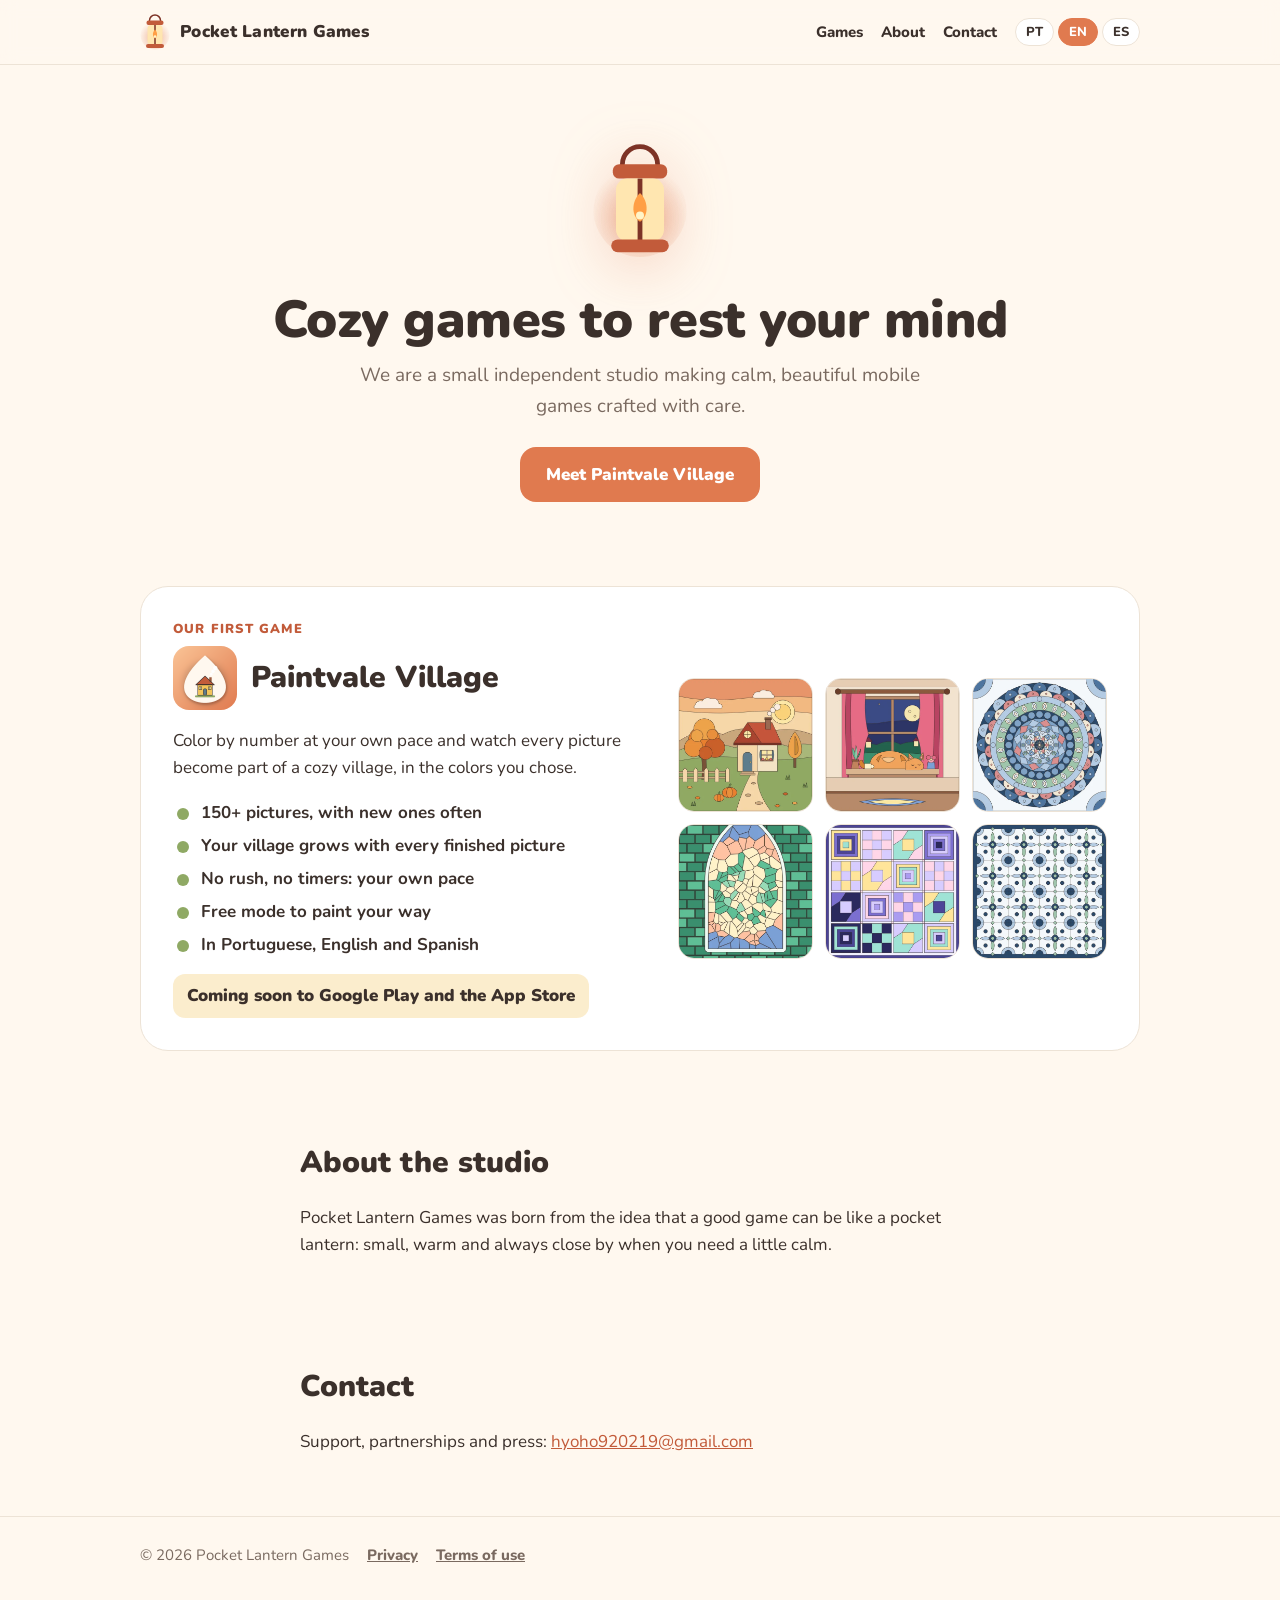
<file: index.html>
<!doctype html>
<html lang="pt"><head>
<meta charset="utf-8"><meta name="viewport" content="width=device-width,initial-scale=1">
<title>Pocket Lantern Games - Jogos aconchegantes</title><meta name="description" content="Estúdio independente de jogos mobile aconchegantes. Conheça o Paintvale Village.">
<meta property="og:title" content="Pocket Lantern Games - Jogos aconchegantes"><meta property="og:description" content="Estúdio independente de jogos mobile aconchegantes. Conheça o Paintvale Village.">
<meta property="og:image" content="https://pocketlanterngames.github.io/assets/paintvale-icon.png">
<link rel="icon" href="assets/paintvale-favicon.png"><link rel="alternate" hreflang="pt" href="https://pocketlanterngames.github.io/">
<link rel="preconnect" href="https://fonts.googleapis.com"><link rel="preconnect" href="https://fonts.gstatic.com" crossorigin>
<link href="https://fonts.googleapis.com/css2?family=Nunito:wght@600;700;800;900&display=swap" rel="stylesheet">
<link rel="stylesheet" href="styles.css">
</head><body>
<header><div class="wrap bar">
<a class="brand" href="./"><img src="assets/lantern.svg" alt="">Pocket Lantern Games</a>
<nav><a class="hide-s" href="#games" data-t="nav_games">Jogos</a><a class="hide-s" href="#about" data-t="nav_about">Sobre</a><a href="#contact" data-t="nav_contact">Contato</a>
<div class="langs"><button data-l="pt">PT</button><button data-l="en">EN</button><button data-l="es">ES</button></div></nav></div></header>
<main>
<div class="wrap hero">
<img class="lantern" src="assets/lantern.svg" alt="Pocket Lantern Games">
<h1 data-t="hero">Jogos aconchegantes para descansar a mente</h1><p class="sub" data-t="hero_sub">Somos um pequeno estúdio independente criando jogos mobile calmos, bonitos e feitos com carinho.</p>
<a class="btn" href="#games" data-t="hero_cta">Conheça o Paintvale Village</a></div>
<section id="games"><div class="wrap"><div class="game">
<div><div class="kicker" data-t="game_kicker">Nosso primeiro jogo</div>
<div class="gtitle"><img src="assets/paintvale-icon.png" alt=""><h2>Paintvale Village</h2></div>
<p data-t="game_desc">Pinte por números no seu ritmo e veja cada obra virar parte de um vilarejo aconchegante, com as cores que você escolheu.</p>
<ul class="f"><li data-t="f1">Mais de 150 desenhos, com novidades frequentes</li><li data-t="f2">Seu vilarejo cresce a cada obra concluída</li><li data-t="f3">Sem pressa e sem cronômetro: no seu ritmo</li><li data-t="f4">Modo livre para pintar do seu jeito</li><li data-t="f5">Em português, inglês e espanhol</li></ul>
<span class="soon" data-t="soon">Em breve na Google Play e na App Store</span></div>
<div class="gallery"><img src="assets/art/casa_outono.webp" alt="" loading="lazy"><img src="assets/art/gato_janela.webp" alt="" loading="lazy"><img src="assets/art/mandala_15.webp" alt="" loading="lazy"><img src="assets/art/vitral_14.webp" alt="" loading="lazy"><img src="assets/art/quilt_12.webp" alt="" loading="lazy"><img src="assets/art/azulejo_07.webp" alt="" loading="lazy"></div></div></div></section>
<section id="about"><div class="wrap about"><h2 data-t="about_t">Sobre o estúdio</h2><p data-t="about">A Pocket Lantern Games nasceu da ideia de que um bom jogo pode ser como uma lanterna de bolso: pequeno, quentinho e sempre por perto nos momentos em que você precisa de calma.</p></div></section>
<section id="contact"><div class="wrap about"><h2 data-t="contact_t">Contato</h2>
<p><span data-t="contact">Suporte, parcerias e imprensa:</span> <span data-h="contact_html"><a href="mailto:hyoho920219@gmail.com">hyoho920219@gmail.com</a></span></p></div></section>
</main>
<footer><div class="wrap"><span>© 2026 Pocket Lantern Games</span>
<a data-href="privacy_href" data-t="privacy" href="privacidade.html">Privacidade</a>
<a data-href="terms_href" data-t="terms" href="termos.html">Termos de uso</a></div></footer>
<script>
const S={"pt": {"title": "Pocket Lantern Games - Jogos aconchegantes", "desc": "Estúdio independente de jogos mobile aconchegantes. Conheça o Paintvale Village.", "nav_games": "Jogos", "nav_about": "Sobre", "nav_contact": "Contato", "hero": "Jogos aconchegantes para descansar a mente", "hero_sub": "Somos um pequeno estúdio independente criando jogos mobile calmos, bonitos e feitos com carinho.", "hero_cta": "Conheça o Paintvale Village", "game_kicker": "Nosso primeiro jogo", "game_desc": "Pinte por números no seu ritmo e veja cada obra virar parte de um vilarejo aconchegante, com as cores que você escolheu.", "f1": "Mais de 150 desenhos, com novidades frequentes", "f2": "Seu vilarejo cresce a cada obra concluída", "f3": "Sem pressa e sem cronômetro: no seu ritmo", "f4": "Modo livre para pintar do seu jeito", "f5": "Em português, inglês e espanhol", "soon": "Em breve na Google Play e na App Store", "about_t": "Sobre o estúdio", "about": "A Pocket Lantern Games nasceu da ideia de que um bom jogo pode ser como uma lanterna de bolso: pequeno, quentinho e sempre por perto nos momentos em que você precisa de calma.", "contact_t": "Contato", "contact": "Suporte, parcerias e imprensa:", "privacy": "Privacidade", "terms": "Termos de uso", "delete": "Excluir conta", "updated": "Última atualização", "back": "Voltar ao início", "soon_contact": "e-mail de suporte em breve", "nf": "Página não encontrada", "nf_sub": "A lanterna não achou o que você procurava.", "contact_html": "<a href=\"mailto:hyoho920219@gmail.com\">hyoho920219@gmail.com</a>", "privacy_href": "privacidade.html", "terms_href": "termos.html"}, "en": {"title": "Pocket Lantern Games - Cozy games", "desc": "Independent studio making cozy mobile games. Meet Paintvale Village.", "nav_games": "Games", "nav_about": "About", "nav_contact": "Contact", "hero": "Cozy games to rest your mind", "hero_sub": "We are a small independent studio making calm, beautiful mobile games crafted with care.", "hero_cta": "Meet Paintvale Village", "game_kicker": "Our first game", "game_desc": "Color by number at your own pace and watch every picture become part of a cozy village, in the colors you chose.", "f1": "150+ pictures, with new ones often", "f2": "Your village grows with every finished picture", "f3": "No rush, no timers: your own pace", "f4": "Free mode to paint your way", "f5": "In Portuguese, English and Spanish", "soon": "Coming soon to Google Play and the App Store", "about_t": "About the studio", "about": "Pocket Lantern Games was born from the idea that a good game can be like a pocket lantern: small, warm and always close by when you need a little calm.", "contact_t": "Contact", "contact": "Support, partnerships and press:", "privacy": "Privacy", "terms": "Terms of use", "delete": "Delete account", "updated": "Last updated", "back": "Back to home", "soon_contact": "support e-mail coming soon", "nf": "Page not found", "nf_sub": "The lantern couldn't find what you were looking for.", "contact_html": "<a href=\"mailto:hyoho920219@gmail.com\">hyoho920219@gmail.com</a>", "privacy_href": "privacy.html", "terms_href": "terms.html"}, "es": {"title": "Pocket Lantern Games - Juegos acogedores", "desc": "Estudio independiente de juegos móviles acogedores. Conoce Paintvale Village.", "nav_games": "Juegos", "nav_about": "Estudio", "nav_contact": "Contacto", "hero": "Juegos acogedores para descansar la mente", "hero_sub": "Somos un pequeño estudio independiente que crea juegos móviles tranquilos, bonitos y hechos con cariño.", "hero_cta": "Conoce Paintvale Village", "game_kicker": "Nuestro primer juego", "game_desc": "Pinta por números a tu ritmo y mira cómo cada obra se vuelve parte de una aldea acogedora, con los colores que elegiste.", "f1": "Más de 150 dibujos, con novedades frecuentes", "f2": "Tu aldea crece con cada obra terminada", "f3": "Sin prisa ni cronómetro: a tu ritmo", "f4": "Modo libre para pintar a tu manera", "f5": "En portugués, inglés y español", "soon": "Muy pronto en Google Play y en la App Store", "about_t": "Sobre el estudio", "about": "Pocket Lantern Games nació de la idea de que un buen juego puede ser como una linterna de bolsillo: pequeño, cálido y siempre cerca cuando necesitas un poco de calma.", "contact_t": "Contacto", "contact": "Soporte, alianzas y prensa:", "privacy": "Privacidad", "terms": "Términos de uso", "delete": "Eliminar cuenta", "updated": "Última actualización", "back": "Volver al inicio", "soon_contact": "correo de soporte muy pronto", "nf": "Página no encontrada", "nf_sub": "La linterna no encontró lo que buscabas.", "contact_html": "<a href=\"mailto:hyoho920219@gmail.com\">hyoho920219@gmail.com</a>", "privacy_href": "privacidad.html", "terms_href": "terminos.html"}};
function setLang(l){if(!S[l])l='en';const s=S[l];document.documentElement.lang=l;document.title=s.title;
document.querySelectorAll('[data-t]').forEach(e=>e.textContent=s[e.dataset.t]);
document.querySelectorAll('[data-h]').forEach(e=>e.innerHTML=s[e.dataset.h]);
document.querySelectorAll('[data-href]').forEach(e=>e.href=s[e.dataset.href]);
document.querySelectorAll('.langs button').forEach(b=>b.classList.toggle('on',b.dataset.l===l));
try{localStorage.setItem('lang',l)}catch(e){}}
document.querySelectorAll('.langs button').forEach(b=>b.onclick=()=>setLang(b.dataset.l));
let pick=new URLSearchParams(location.search).get('lang');
try{pick=pick||localStorage.getItem('lang')}catch(e){}
pick=pick||(navigator.language||'en').slice(0,2);setLang(['pt','en','es'].includes(pick)?pick:'en');
</script></body></html>
</file>
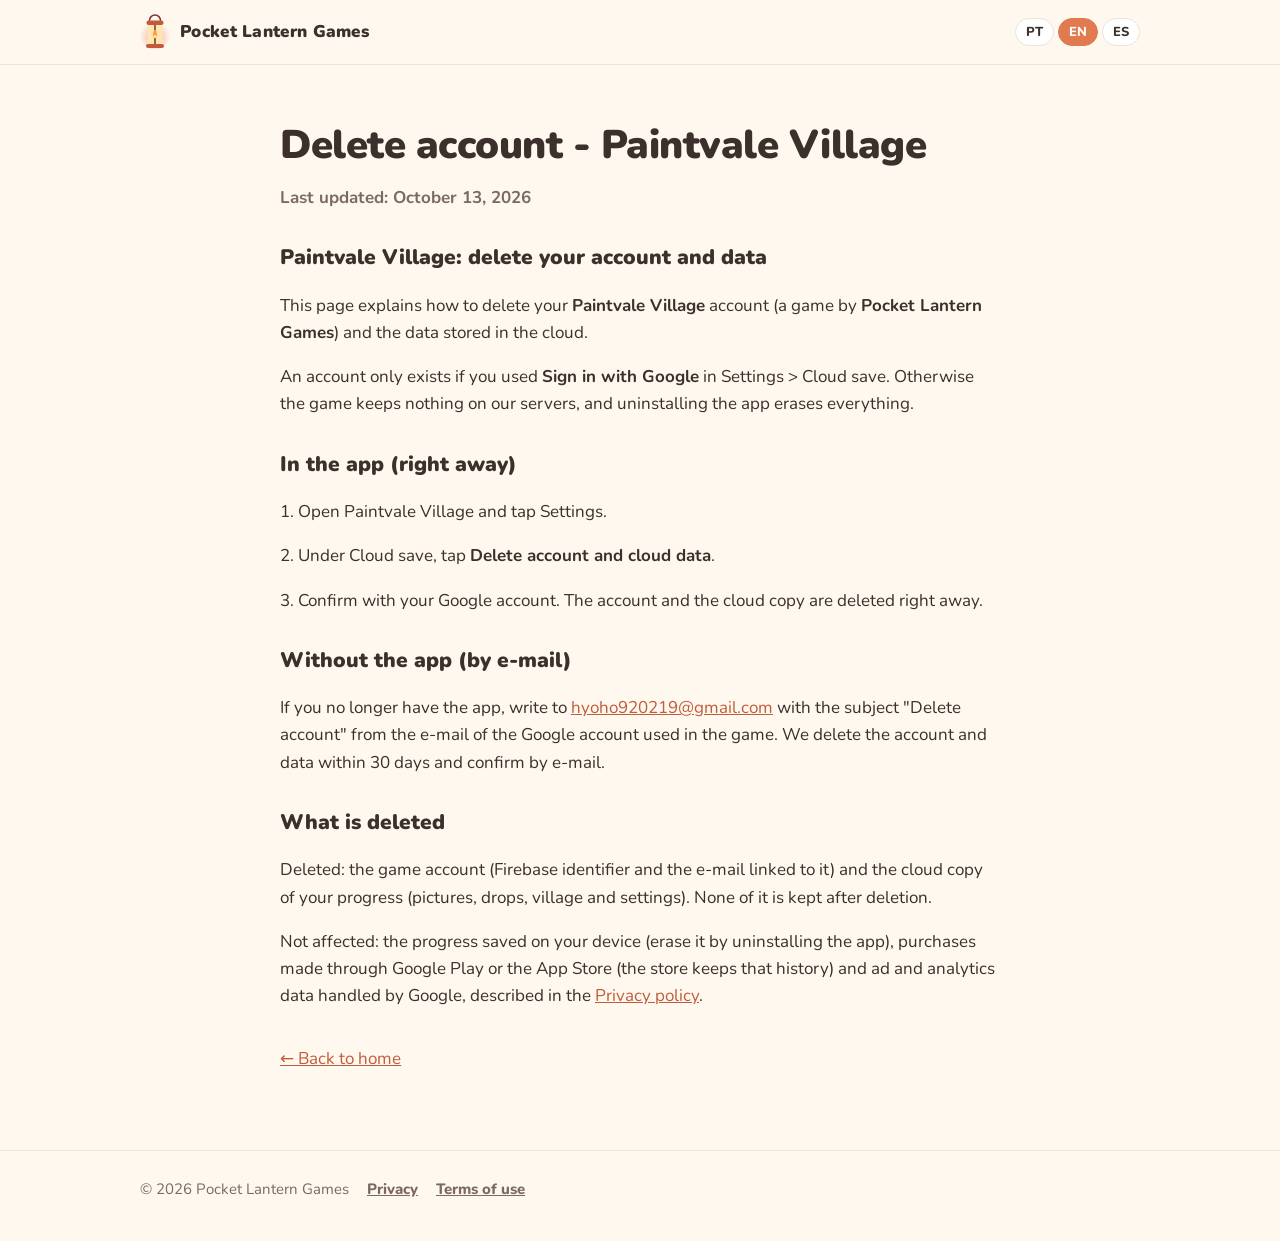
<file: delete-account.html>
<!doctype html>
<html lang="en"><head>
<meta charset="utf-8"><meta name="viewport" content="width=device-width,initial-scale=1">
<title>Delete account - Paintvale Village</title><meta name="description" content="Delete account - Paintvale Village">
<meta property="og:title" content="Delete account - Paintvale Village"><meta property="og:description" content="Delete account - Paintvale Village">
<meta property="og:image" content="https://pocketlanterngames.github.io/assets/paintvale-icon.png">
<link rel="icon" href="assets/paintvale-favicon.png"><link rel="alternate" hreflang="pt" href="https://pocketlanterngames.github.io/excluir-conta.html"><link rel="alternate" hreflang="en" href="https://pocketlanterngames.github.io/delete-account.html"><link rel="alternate" hreflang="es" href="https://pocketlanterngames.github.io/eliminar-cuenta.html">
<link rel="preconnect" href="https://fonts.googleapis.com"><link rel="preconnect" href="https://fonts.gstatic.com" crossorigin>
<link href="https://fonts.googleapis.com/css2?family=Nunito:wght@600;700;800;900&display=swap" rel="stylesheet">
<link rel="stylesheet" href="styles.css">
</head><body>
<header><div class="wrap bar"><a class="brand" href="./?lang=en"><img src="assets/lantern.svg" alt="">Pocket Lantern Games</a>
<nav><div class="langs"><a class="" href="excluir-conta.html">PT</a><a class="on" href="delete-account.html">EN</a><a class="" href="eliminar-cuenta.html">ES</a></div></nav></div></header>
<main class="wrap legal"><h1>Delete account - Paintvale Village</h1>
<p class="upd">Last updated: October 13, 2026</p>
<h2>Paintvale Village: delete your account and data</h2><p>This page explains how to delete your <b>Paintvale Village</b> account (a game by <b>Pocket Lantern Games</b>) and the data stored in the cloud.</p><p>An account only exists if you used <b>Sign in with Google</b> in Settings &gt; Cloud save. Otherwise the game keeps nothing on our servers, and uninstalling the app erases everything.</p><h2>In the app (right away)</h2><p>1. Open Paintvale Village and tap Settings.</p><p>2. Under Cloud save, tap <b>Delete account and cloud data</b>.</p><p>3. Confirm with your Google account. The account and the cloud copy are deleted right away.</p><h2>Without the app (by e-mail)</h2><p>If you no longer have the app, write to <a href="mailto:hyoho920219@gmail.com">hyoho920219@gmail.com</a> with the subject "Delete account" from the e-mail of the Google account used in the game. We delete the account and data within 30 days and confirm by e-mail.</p><h2>What is deleted</h2><p>Deleted: the game account (Firebase identifier and the e-mail linked to it) and the cloud copy of your progress (pictures, drops, village and settings). None of it is kept after deletion.</p><p>Not affected: the progress saved on your device (erase it by uninstalling the app), purchases made through Google Play or the App Store (the store keeps that history) and ad and analytics data handled by Google, described in the <a href="privacy.html">Privacy policy</a>.</p>
<p style="margin-top:36px"><a href="./?lang=en">← Back to home</a></p></main>
<footer><div class="wrap">
<span>© 2026 Pocket Lantern Games</span>
<a href="privacy.html">Privacy</a><a href="terms.html">Terms of use</a>
</div></footer></body></html>
</file>
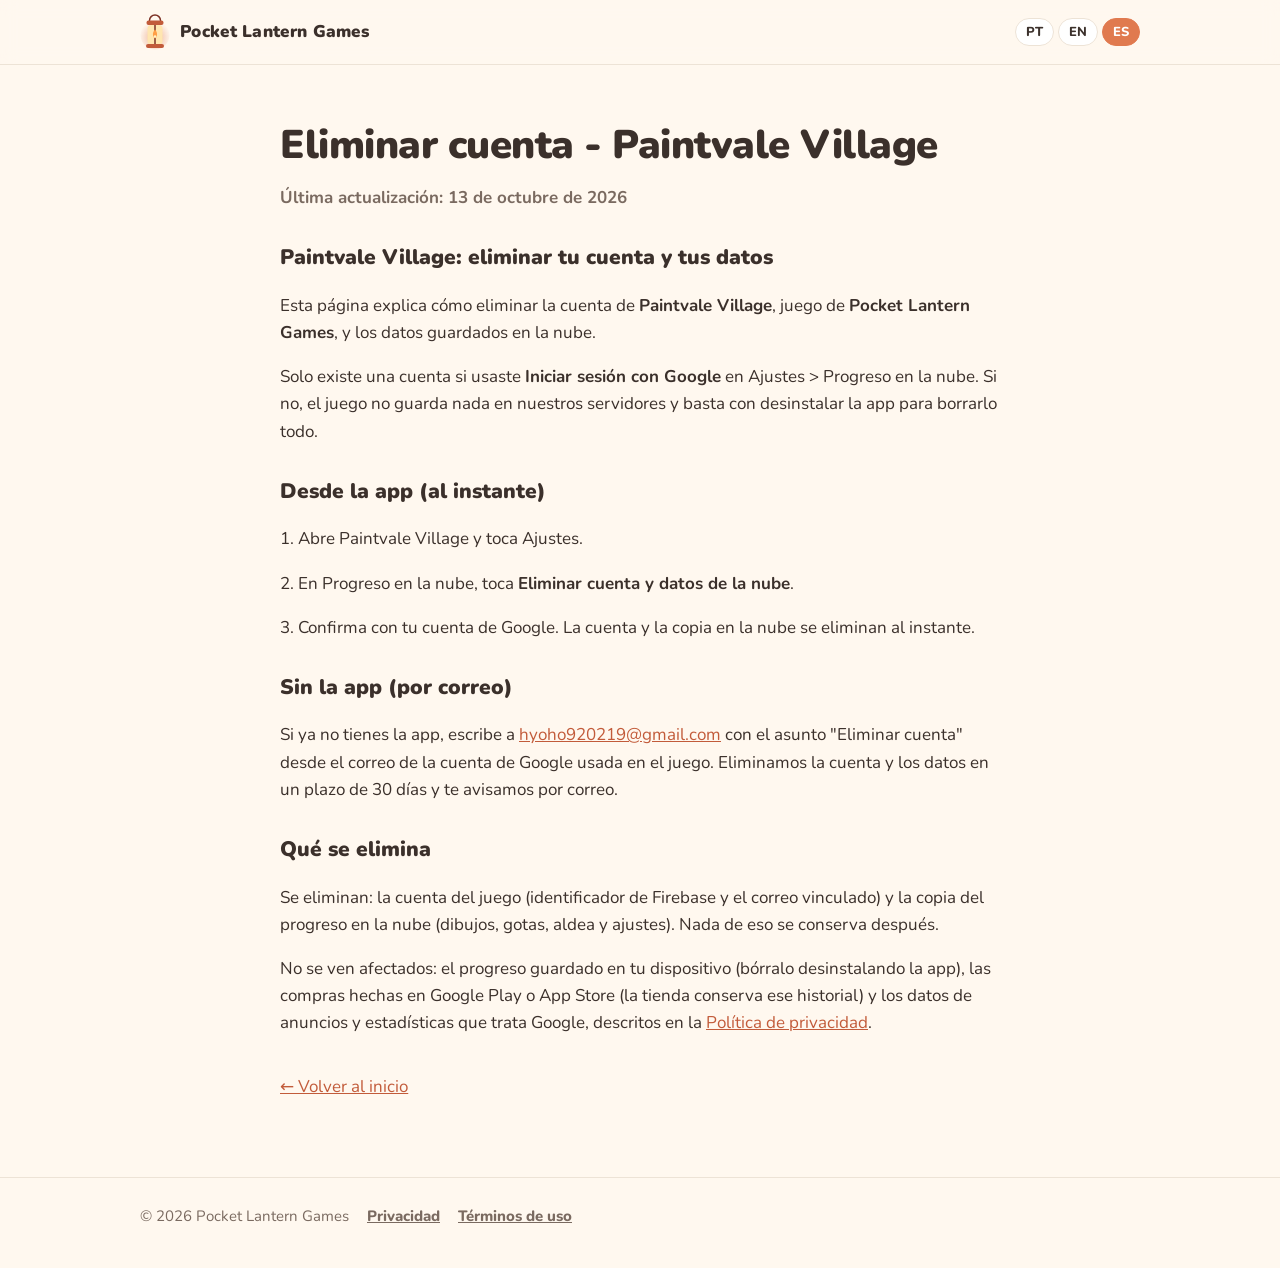
<file: eliminar-cuenta.html>
<!doctype html>
<html lang="es"><head>
<meta charset="utf-8"><meta name="viewport" content="width=device-width,initial-scale=1">
<title>Eliminar cuenta - Paintvale Village</title><meta name="description" content="Eliminar cuenta - Paintvale Village">
<meta property="og:title" content="Eliminar cuenta - Paintvale Village"><meta property="og:description" content="Eliminar cuenta - Paintvale Village">
<meta property="og:image" content="https://pocketlanterngames.github.io/assets/paintvale-icon.png">
<link rel="icon" href="assets/paintvale-favicon.png"><link rel="alternate" hreflang="pt" href="https://pocketlanterngames.github.io/excluir-conta.html"><link rel="alternate" hreflang="en" href="https://pocketlanterngames.github.io/delete-account.html"><link rel="alternate" hreflang="es" href="https://pocketlanterngames.github.io/eliminar-cuenta.html">
<link rel="preconnect" href="https://fonts.googleapis.com"><link rel="preconnect" href="https://fonts.gstatic.com" crossorigin>
<link href="https://fonts.googleapis.com/css2?family=Nunito:wght@600;700;800;900&display=swap" rel="stylesheet">
<link rel="stylesheet" href="styles.css">
</head><body>
<header><div class="wrap bar"><a class="brand" href="./?lang=es"><img src="assets/lantern.svg" alt="">Pocket Lantern Games</a>
<nav><div class="langs"><a class="" href="excluir-conta.html">PT</a><a class="" href="delete-account.html">EN</a><a class="on" href="eliminar-cuenta.html">ES</a></div></nav></div></header>
<main class="wrap legal"><h1>Eliminar cuenta - Paintvale Village</h1>
<p class="upd">Última actualización: 13 de octubre de 2026</p>
<h2>Paintvale Village: eliminar tu cuenta y tus datos</h2><p>Esta página explica cómo eliminar la cuenta de <b>Paintvale Village</b>, juego de <b>Pocket Lantern Games</b>, y los datos guardados en la nube.</p><p>Solo existe una cuenta si usaste <b>Iniciar sesión con Google</b> en Ajustes &gt; Progreso en la nube. Si no, el juego no guarda nada en nuestros servidores y basta con desinstalar la app para borrarlo todo.</p><h2>Desde la app (al instante)</h2><p>1. Abre Paintvale Village y toca Ajustes.</p><p>2. En Progreso en la nube, toca <b>Eliminar cuenta y datos de la nube</b>.</p><p>3. Confirma con tu cuenta de Google. La cuenta y la copia en la nube se eliminan al instante.</p><h2>Sin la app (por correo)</h2><p>Si ya no tienes la app, escribe a <a href="mailto:hyoho920219@gmail.com">hyoho920219@gmail.com</a> con el asunto "Eliminar cuenta" desde el correo de la cuenta de Google usada en el juego. Eliminamos la cuenta y los datos en un plazo de 30 días y te avisamos por correo.</p><h2>Qué se elimina</h2><p>Se eliminan: la cuenta del juego (identificador de Firebase y el correo vinculado) y la copia del progreso en la nube (dibujos, gotas, aldea y ajustes). Nada de eso se conserva después.</p><p>No se ven afectados: el progreso guardado en tu dispositivo (bórralo desinstalando la app), las compras hechas en Google Play o App Store (la tienda conserva ese historial) y los datos de anuncios y estadísticas que trata Google, descritos en la <a href="privacidad.html">Política de privacidad</a>.</p>
<p style="margin-top:36px"><a href="./?lang=es">← Volver al inicio</a></p></main>
<footer><div class="wrap">
<span>© 2026 Pocket Lantern Games</span>
<a href="privacidad.html">Privacidad</a><a href="terminos.html">Términos de uso</a>
</div></footer></body></html>
</file>
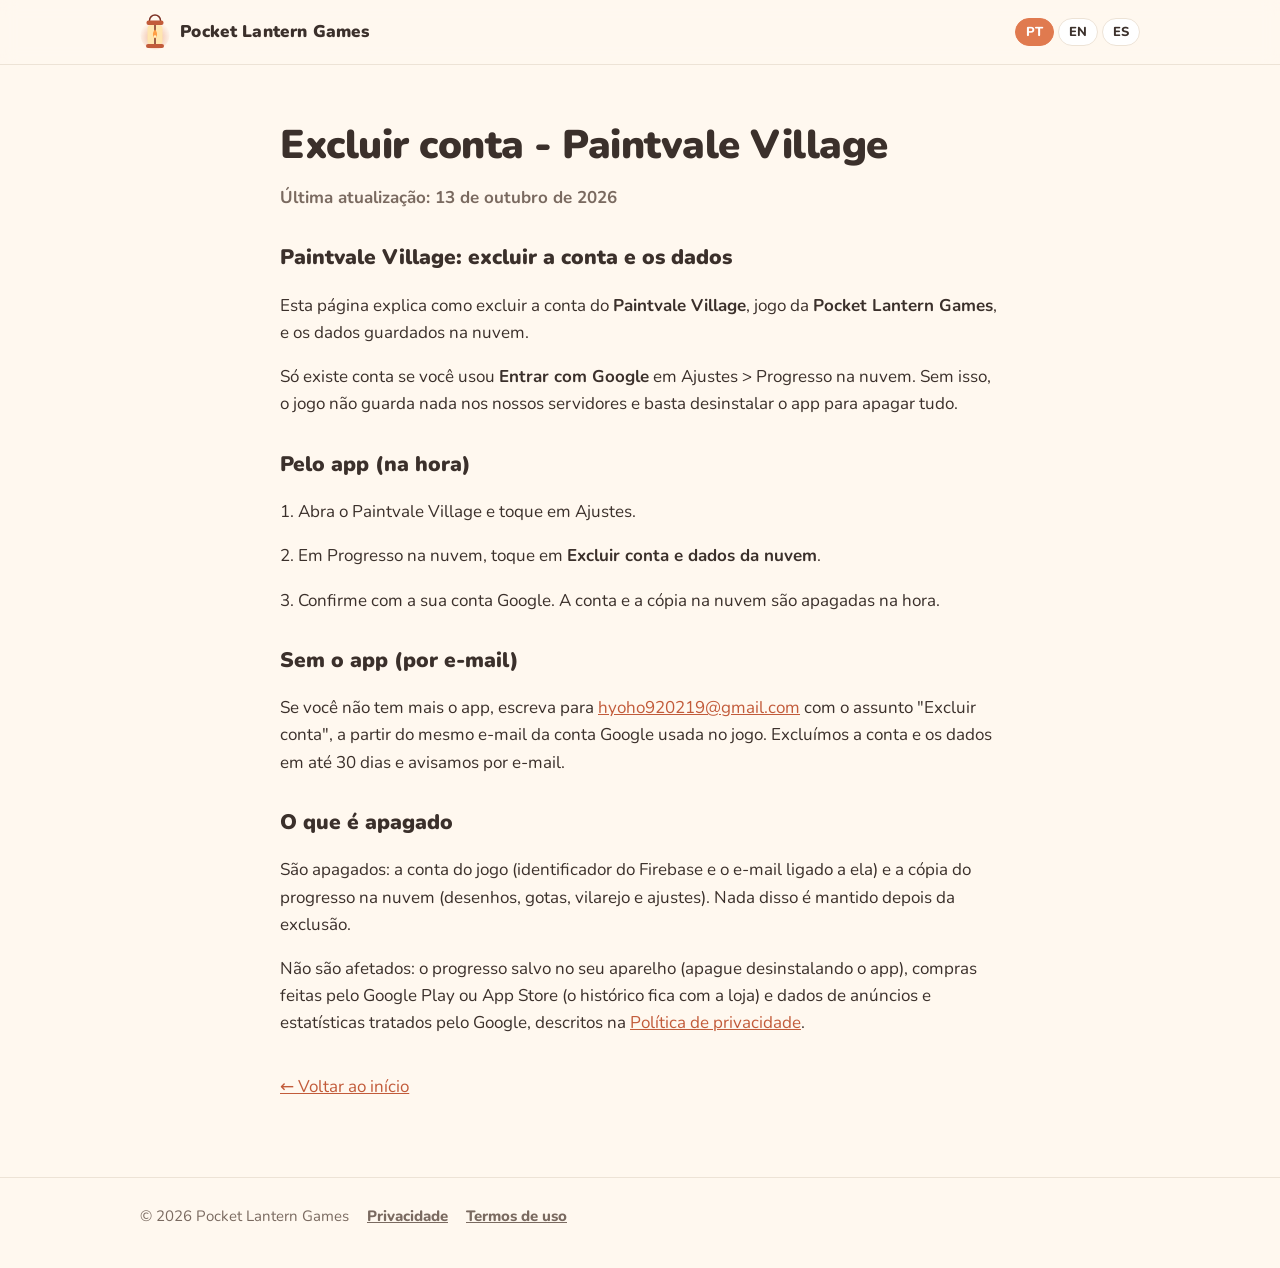
<file: excluir-conta.html>
<!doctype html>
<html lang="pt"><head>
<meta charset="utf-8"><meta name="viewport" content="width=device-width,initial-scale=1">
<title>Excluir conta - Paintvale Village</title><meta name="description" content="Excluir conta - Paintvale Village">
<meta property="og:title" content="Excluir conta - Paintvale Village"><meta property="og:description" content="Excluir conta - Paintvale Village">
<meta property="og:image" content="https://pocketlanterngames.github.io/assets/paintvale-icon.png">
<link rel="icon" href="assets/paintvale-favicon.png"><link rel="alternate" hreflang="pt" href="https://pocketlanterngames.github.io/excluir-conta.html"><link rel="alternate" hreflang="en" href="https://pocketlanterngames.github.io/delete-account.html"><link rel="alternate" hreflang="es" href="https://pocketlanterngames.github.io/eliminar-cuenta.html">
<link rel="preconnect" href="https://fonts.googleapis.com"><link rel="preconnect" href="https://fonts.gstatic.com" crossorigin>
<link href="https://fonts.googleapis.com/css2?family=Nunito:wght@600;700;800;900&display=swap" rel="stylesheet">
<link rel="stylesheet" href="styles.css">
</head><body>
<header><div class="wrap bar"><a class="brand" href="./?lang=pt"><img src="assets/lantern.svg" alt="">Pocket Lantern Games</a>
<nav><div class="langs"><a class="on" href="excluir-conta.html">PT</a><a class="" href="delete-account.html">EN</a><a class="" href="eliminar-cuenta.html">ES</a></div></nav></div></header>
<main class="wrap legal"><h1>Excluir conta - Paintvale Village</h1>
<p class="upd">Última atualização: 13 de outubro de 2026</p>
<h2>Paintvale Village: excluir a conta e os dados</h2><p>Esta página explica como excluir a conta do <b>Paintvale Village</b>, jogo da <b>Pocket Lantern Games</b>, e os dados guardados na nuvem.</p><p>Só existe conta se você usou <b>Entrar com Google</b> em Ajustes &gt; Progresso na nuvem. Sem isso, o jogo não guarda nada nos nossos servidores e basta desinstalar o app para apagar tudo.</p><h2>Pelo app (na hora)</h2><p>1. Abra o Paintvale Village e toque em Ajustes.</p><p>2. Em Progresso na nuvem, toque em <b>Excluir conta e dados da nuvem</b>.</p><p>3. Confirme com a sua conta Google. A conta e a cópia na nuvem são apagadas na hora.</p><h2>Sem o app (por e-mail)</h2><p>Se você não tem mais o app, escreva para <a href="mailto:hyoho920219@gmail.com">hyoho920219@gmail.com</a> com o assunto "Excluir conta", a partir do mesmo e-mail da conta Google usada no jogo. Excluímos a conta e os dados em até 30 dias e avisamos por e-mail.</p><h2>O que é apagado</h2><p>São apagados: a conta do jogo (identificador do Firebase e o e-mail ligado a ela) e a cópia do progresso na nuvem (desenhos, gotas, vilarejo e ajustes). Nada disso é mantido depois da exclusão.</p><p>Não são afetados: o progresso salvo no seu aparelho (apague desinstalando o app), compras feitas pelo Google Play ou App Store (o histórico fica com a loja) e dados de anúncios e estatísticas tratados pelo Google, descritos na <a href="privacidade.html">Política de privacidade</a>.</p>
<p style="margin-top:36px"><a href="./?lang=pt">← Voltar ao início</a></p></main>
<footer><div class="wrap">
<span>© 2026 Pocket Lantern Games</span>
<a href="privacidade.html">Privacidade</a><a href="termos.html">Termos de uso</a>
</div></footer></body></html>
</file>
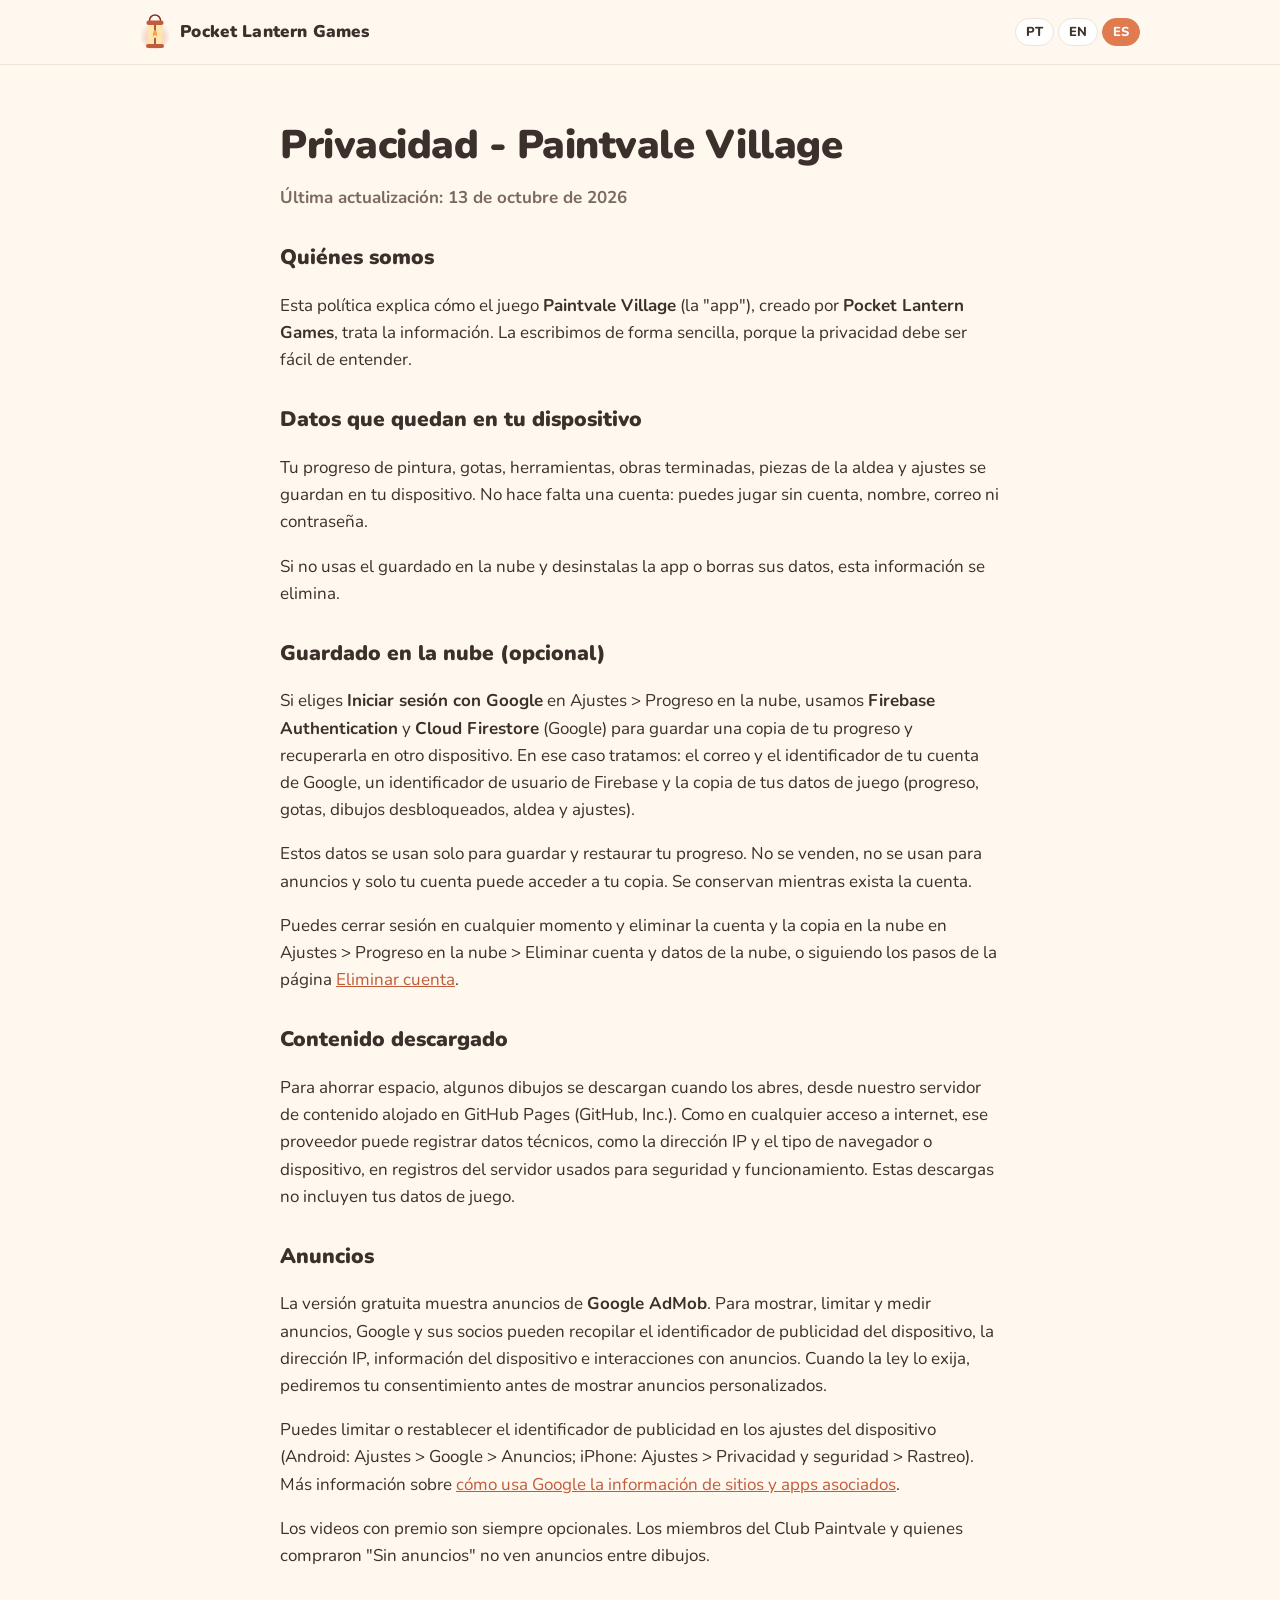
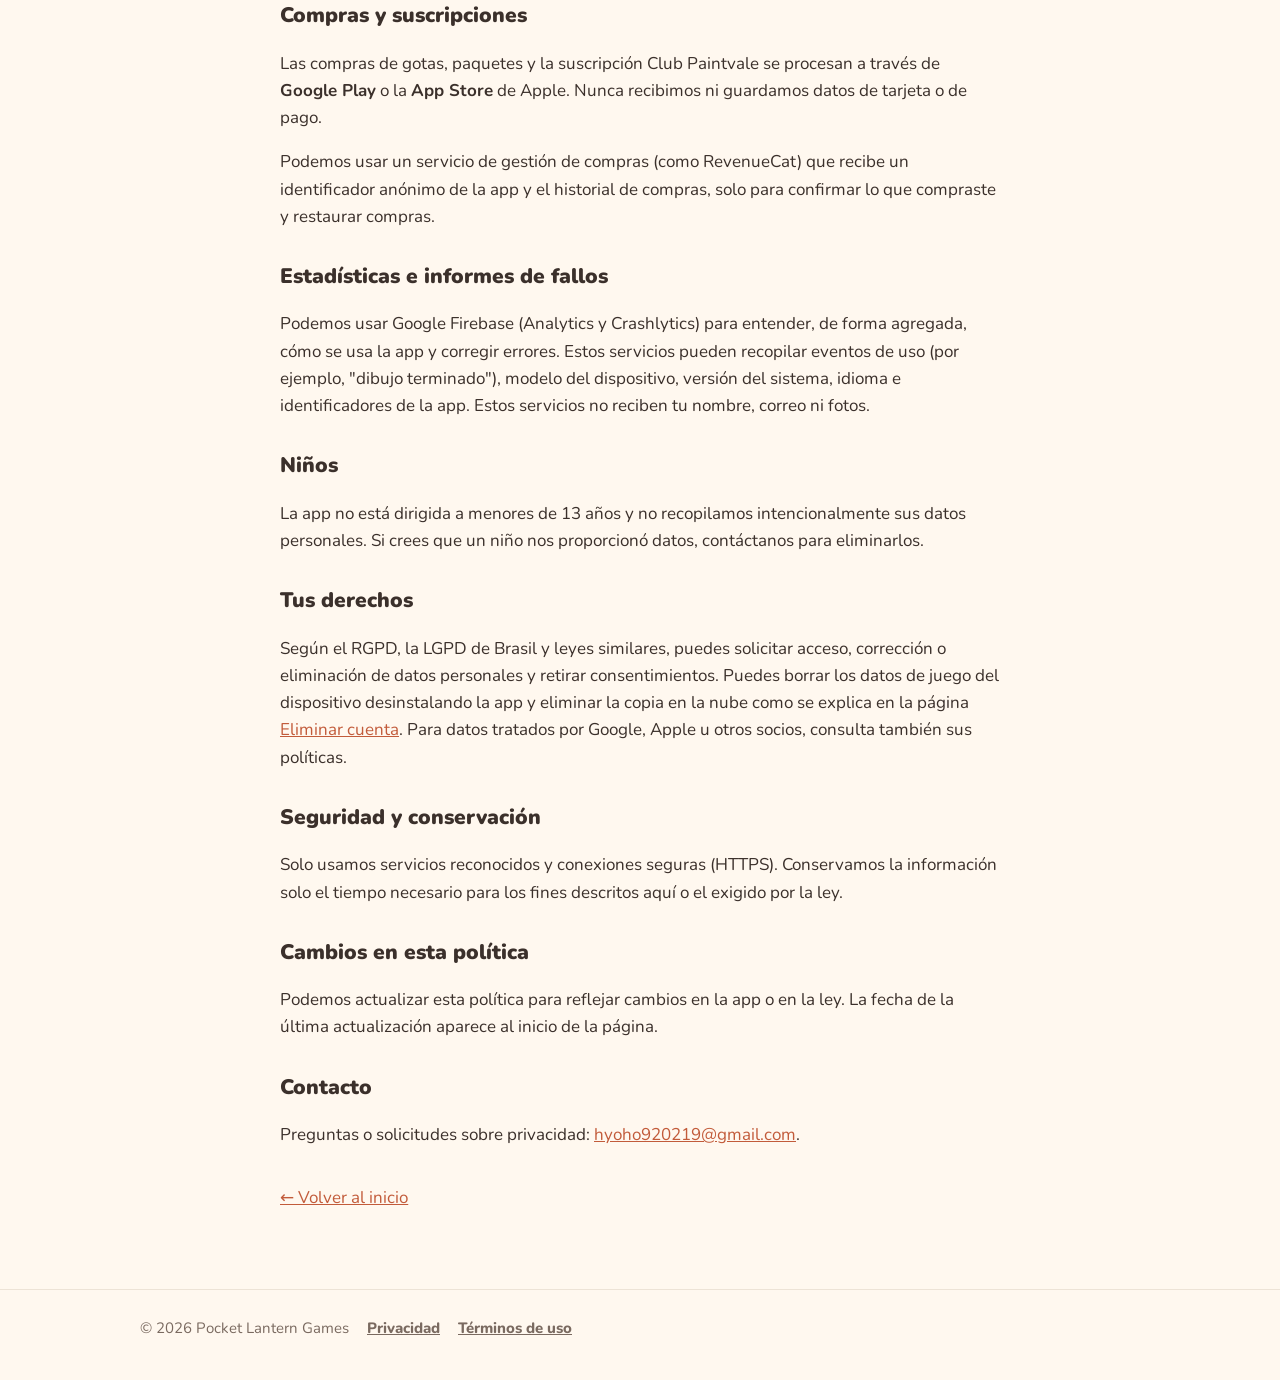
<file: privacidad.html>
<!doctype html>
<html lang="es"><head>
<meta charset="utf-8"><meta name="viewport" content="width=device-width,initial-scale=1">
<title>Privacidad - Paintvale Village</title><meta name="description" content="Privacidad - Paintvale Village">
<meta property="og:title" content="Privacidad - Paintvale Village"><meta property="og:description" content="Privacidad - Paintvale Village">
<meta property="og:image" content="https://pocketlanterngames.github.io/assets/paintvale-icon.png">
<link rel="icon" href="assets/paintvale-favicon.png"><link rel="alternate" hreflang="pt" href="https://pocketlanterngames.github.io/privacidade.html"><link rel="alternate" hreflang="en" href="https://pocketlanterngames.github.io/privacy.html"><link rel="alternate" hreflang="es" href="https://pocketlanterngames.github.io/privacidad.html">
<link rel="preconnect" href="https://fonts.googleapis.com"><link rel="preconnect" href="https://fonts.gstatic.com" crossorigin>
<link href="https://fonts.googleapis.com/css2?family=Nunito:wght@600;700;800;900&display=swap" rel="stylesheet">
<link rel="stylesheet" href="styles.css">
</head><body>
<header><div class="wrap bar"><a class="brand" href="./?lang=es"><img src="assets/lantern.svg" alt="">Pocket Lantern Games</a>
<nav><div class="langs"><a class="" href="privacidade.html">PT</a><a class="" href="privacy.html">EN</a><a class="on" href="privacidad.html">ES</a></div></nav></div></header>
<main class="wrap legal"><h1>Privacidad - Paintvale Village</h1>
<p class="upd">Última actualización: 13 de octubre de 2026</p>
<h2>Quiénes somos</h2><p>Esta política explica cómo el juego <b>Paintvale Village</b> (la "app"), creado por <b>Pocket Lantern Games</b>, trata la información. La escribimos de forma sencilla, porque la privacidad debe ser fácil de entender.</p><h2>Datos que quedan en tu dispositivo</h2><p>Tu progreso de pintura, gotas, herramientas, obras terminadas, piezas de la aldea y ajustes se guardan en tu dispositivo. No hace falta una cuenta: puedes jugar sin cuenta, nombre, correo ni contraseña.</p><p>Si no usas el guardado en la nube y desinstalas la app o borras sus datos, esta información se elimina.</p><h2>Guardado en la nube (opcional)</h2><p>Si eliges <b>Iniciar sesión con Google</b> en Ajustes &gt; Progreso en la nube, usamos <b>Firebase Authentication</b> y <b>Cloud Firestore</b> (Google) para guardar una copia de tu progreso y recuperarla en otro dispositivo. En ese caso tratamos: el correo y el identificador de tu cuenta de Google, un identificador de usuario de Firebase y la copia de tus datos de juego (progreso, gotas, dibujos desbloqueados, aldea y ajustes).</p><p>Estos datos se usan solo para guardar y restaurar tu progreso. No se venden, no se usan para anuncios y solo tu cuenta puede acceder a tu copia. Se conservan mientras exista la cuenta.</p><p>Puedes cerrar sesión en cualquier momento y eliminar la cuenta y la copia en la nube en Ajustes &gt; Progreso en la nube &gt; Eliminar cuenta y datos de la nube, o siguiendo los pasos de la página <a href="eliminar-cuenta.html">Eliminar cuenta</a>.</p><h2>Contenido descargado</h2><p>Para ahorrar espacio, algunos dibujos se descargan cuando los abres, desde nuestro servidor de contenido alojado en GitHub Pages (GitHub, Inc.). Como en cualquier acceso a internet, ese proveedor puede registrar datos técnicos, como la dirección IP y el tipo de navegador o dispositivo, en registros del servidor usados para seguridad y funcionamiento. Estas descargas no incluyen tus datos de juego.</p><h2>Anuncios</h2><p>La versión gratuita muestra anuncios de <b>Google AdMob</b>. Para mostrar, limitar y medir anuncios, Google y sus socios pueden recopilar el identificador de publicidad del dispositivo, la dirección IP, información del dispositivo e interacciones con anuncios. Cuando la ley lo exija, pediremos tu consentimiento antes de mostrar anuncios personalizados.</p><p>Puedes limitar o restablecer el identificador de publicidad en los ajustes del dispositivo (Android: Ajustes &gt; Google &gt; Anuncios; iPhone: Ajustes &gt; Privacidad y seguridad &gt; Rastreo). Más información sobre <a href="https://policies.google.com/technologies/partner-sites">cómo usa Google la información de sitios y apps asociados</a>.</p><p>Los videos con premio son siempre opcionales. Los miembros del Club Paintvale y quienes compraron "Sin anuncios" no ven anuncios entre dibujos.</p><h2>Compras y suscripciones</h2><p>Las compras de gotas, paquetes y la suscripción Club Paintvale se procesan a través de <b>Google Play</b> o la <b>App Store</b> de Apple. Nunca recibimos ni guardamos datos de tarjeta o de pago.</p><p>Podemos usar un servicio de gestión de compras (como RevenueCat) que recibe un identificador anónimo de la app y el historial de compras, solo para confirmar lo que compraste y restaurar compras.</p><h2>Estadísticas e informes de fallos</h2><p>Podemos usar Google Firebase (Analytics y Crashlytics) para entender, de forma agregada, cómo se usa la app y corregir errores. Estos servicios pueden recopilar eventos de uso (por ejemplo, "dibujo terminado"), modelo del dispositivo, versión del sistema, idioma e identificadores de la app. Estos servicios no reciben tu nombre, correo ni fotos.</p><h2>Niños</h2><p>La app no está dirigida a menores de 13 años y no recopilamos intencionalmente sus datos personales. Si crees que un niño nos proporcionó datos, contáctanos para eliminarlos.</p><h2>Tus derechos</h2><p>Según el RGPD, la LGPD de Brasil y leyes similares, puedes solicitar acceso, corrección o eliminación de datos personales y retirar consentimientos. Puedes borrar los datos de juego del dispositivo desinstalando la app y eliminar la copia en la nube como se explica en la página <a href="eliminar-cuenta.html">Eliminar cuenta</a>. Para datos tratados por Google, Apple u otros socios, consulta también sus políticas.</p><h2>Seguridad y conservación</h2><p>Solo usamos servicios reconocidos y conexiones seguras (HTTPS). Conservamos la información solo el tiempo necesario para los fines descritos aquí o el exigido por la ley.</p><h2>Cambios en esta política</h2><p>Podemos actualizar esta política para reflejar cambios en la app o en la ley. La fecha de la última actualización aparece al inicio de la página.</p><h2>Contacto</h2><p>Preguntas o solicitudes sobre privacidad: <a href="mailto:hyoho920219@gmail.com">hyoho920219@gmail.com</a>.</p>
<p style="margin-top:36px"><a href="./?lang=es">← Volver al inicio</a></p></main>
<footer><div class="wrap">
<span>© 2026 Pocket Lantern Games</span>
<a href="privacidad.html">Privacidad</a><a href="terminos.html">Términos de uso</a>
</div></footer></body></html>
</file>
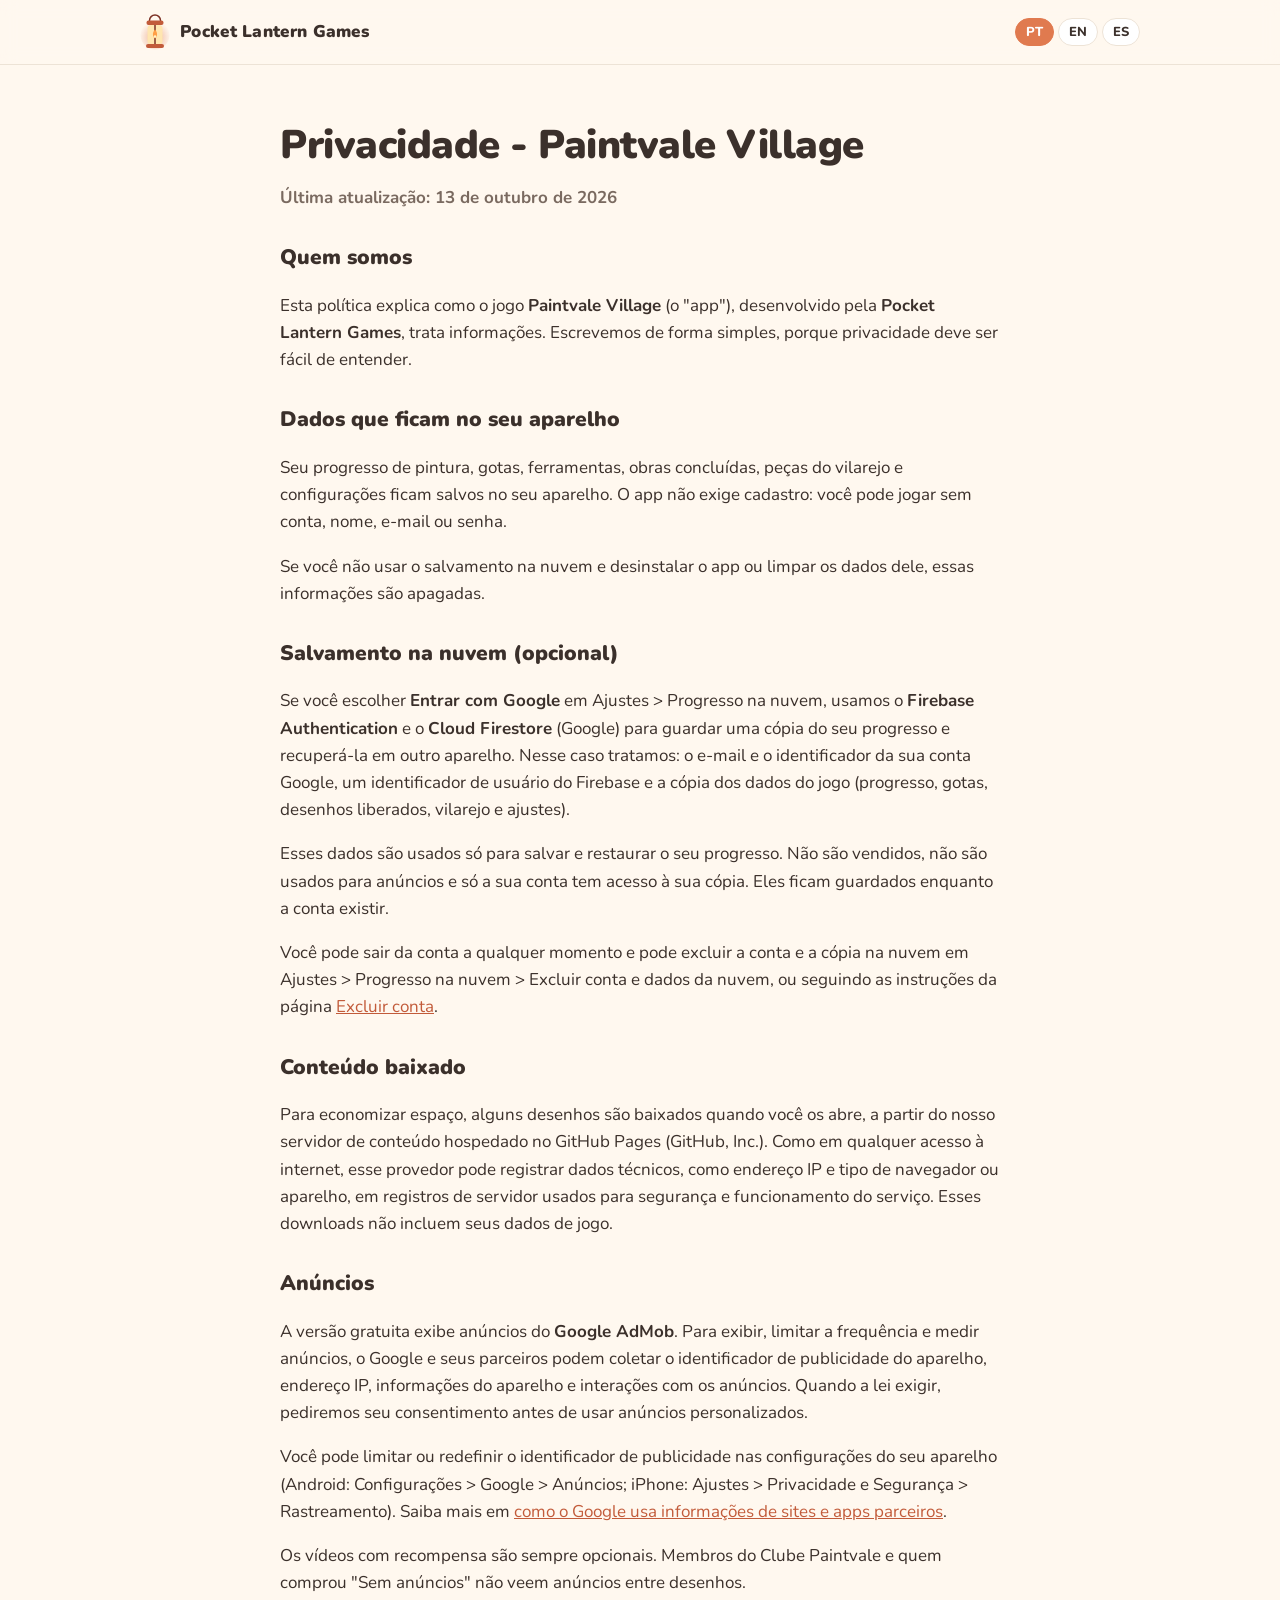
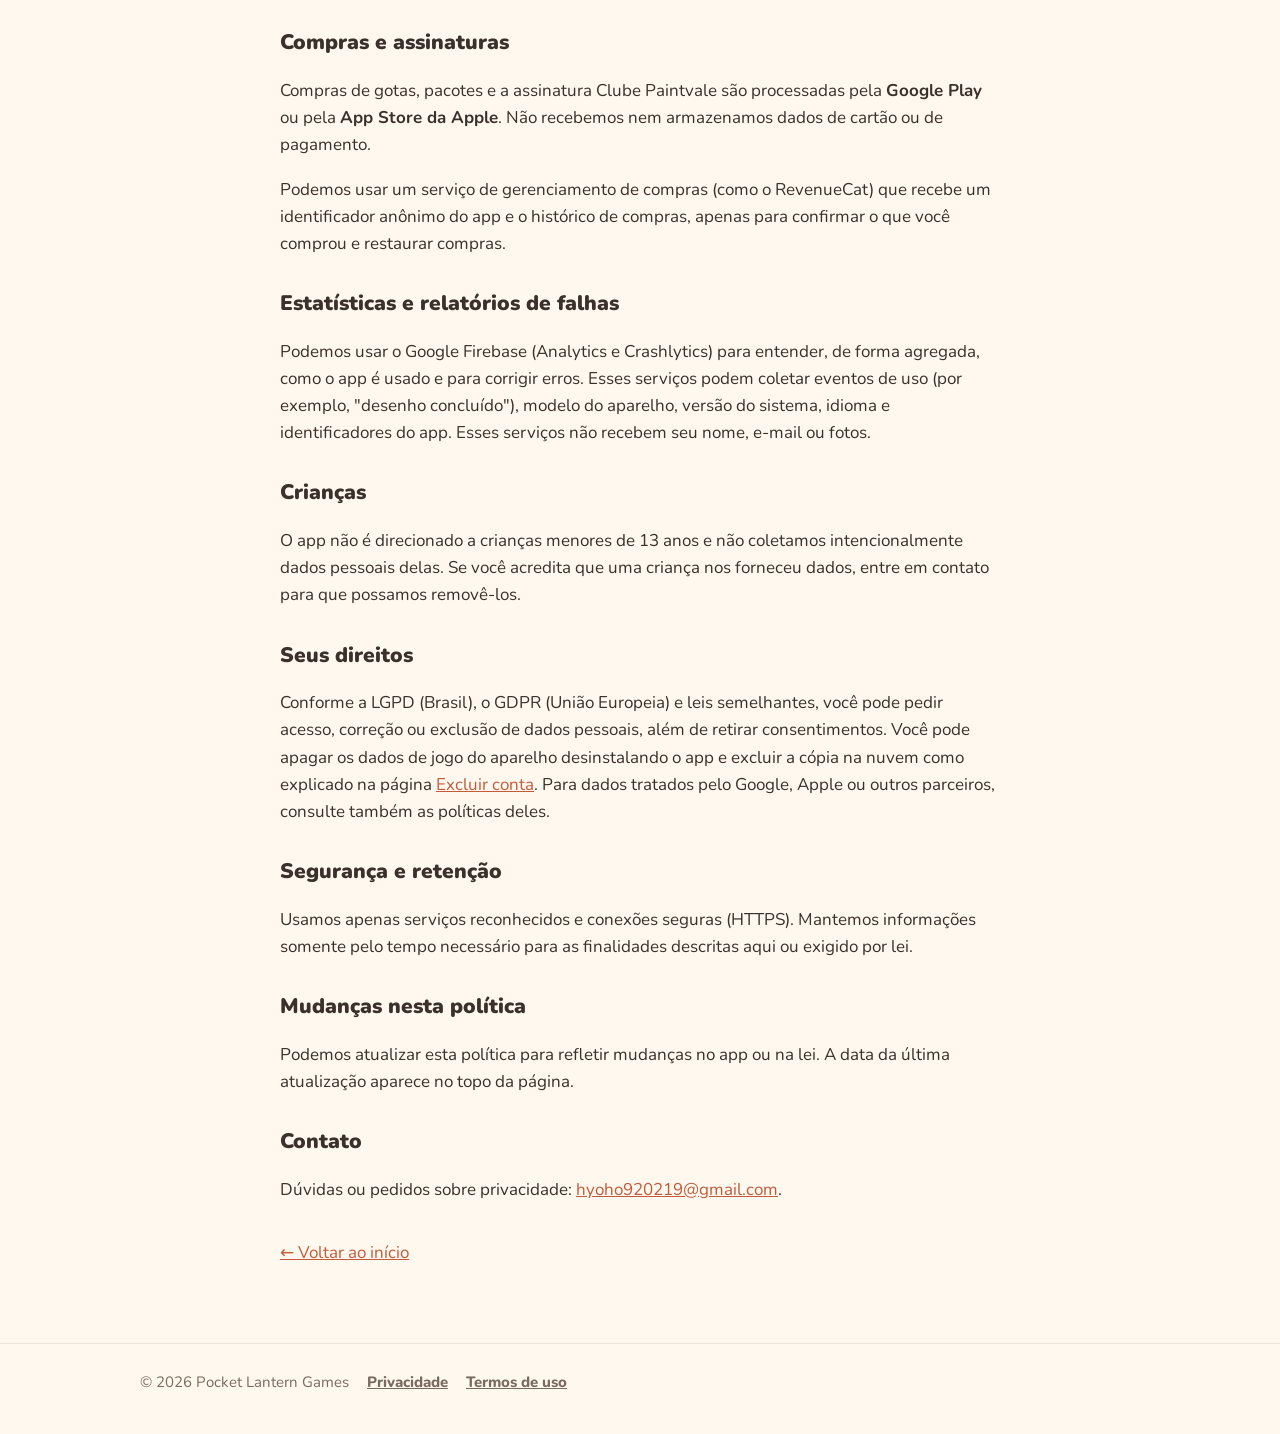
<file: privacidade.html>
<!doctype html>
<html lang="pt"><head>
<meta charset="utf-8"><meta name="viewport" content="width=device-width,initial-scale=1">
<title>Privacidade - Paintvale Village</title><meta name="description" content="Privacidade - Paintvale Village">
<meta property="og:title" content="Privacidade - Paintvale Village"><meta property="og:description" content="Privacidade - Paintvale Village">
<meta property="og:image" content="https://pocketlanterngames.github.io/assets/paintvale-icon.png">
<link rel="icon" href="assets/paintvale-favicon.png"><link rel="alternate" hreflang="pt" href="https://pocketlanterngames.github.io/privacidade.html"><link rel="alternate" hreflang="en" href="https://pocketlanterngames.github.io/privacy.html"><link rel="alternate" hreflang="es" href="https://pocketlanterngames.github.io/privacidad.html">
<link rel="preconnect" href="https://fonts.googleapis.com"><link rel="preconnect" href="https://fonts.gstatic.com" crossorigin>
<link href="https://fonts.googleapis.com/css2?family=Nunito:wght@600;700;800;900&display=swap" rel="stylesheet">
<link rel="stylesheet" href="styles.css">
</head><body>
<header><div class="wrap bar"><a class="brand" href="./?lang=pt"><img src="assets/lantern.svg" alt="">Pocket Lantern Games</a>
<nav><div class="langs"><a class="on" href="privacidade.html">PT</a><a class="" href="privacy.html">EN</a><a class="" href="privacidad.html">ES</a></div></nav></div></header>
<main class="wrap legal"><h1>Privacidade - Paintvale Village</h1>
<p class="upd">Última atualização: 13 de outubro de 2026</p>
<h2>Quem somos</h2><p>Esta política explica como o jogo <b>Paintvale Village</b> (o "app"), desenvolvido pela <b>Pocket Lantern Games</b>, trata informações. Escrevemos de forma simples, porque privacidade deve ser fácil de entender.</p><h2>Dados que ficam no seu aparelho</h2><p>Seu progresso de pintura, gotas, ferramentas, obras concluídas, peças do vilarejo e configurações ficam salvos no seu aparelho. O app não exige cadastro: você pode jogar sem conta, nome, e-mail ou senha.</p><p>Se você não usar o salvamento na nuvem e desinstalar o app ou limpar os dados dele, essas informações são apagadas.</p><h2>Salvamento na nuvem (opcional)</h2><p>Se você escolher <b>Entrar com Google</b> em Ajustes &gt; Progresso na nuvem, usamos o <b>Firebase Authentication</b> e o <b>Cloud Firestore</b> (Google) para guardar uma cópia do seu progresso e recuperá-la em outro aparelho. Nesse caso tratamos: o e-mail e o identificador da sua conta Google, um identificador de usuário do Firebase e a cópia dos dados do jogo (progresso, gotas, desenhos liberados, vilarejo e ajustes).</p><p>Esses dados são usados só para salvar e restaurar o seu progresso. Não são vendidos, não são usados para anúncios e só a sua conta tem acesso à sua cópia. Eles ficam guardados enquanto a conta existir.</p><p>Você pode sair da conta a qualquer momento e pode excluir a conta e a cópia na nuvem em Ajustes &gt; Progresso na nuvem &gt; Excluir conta e dados da nuvem, ou seguindo as instruções da página <a href="excluir-conta.html">Excluir conta</a>.</p><h2>Conteúdo baixado</h2><p>Para economizar espaço, alguns desenhos são baixados quando você os abre, a partir do nosso servidor de conteúdo hospedado no GitHub Pages (GitHub, Inc.). Como em qualquer acesso à internet, esse provedor pode registrar dados técnicos, como endereço IP e tipo de navegador ou aparelho, em registros de servidor usados para segurança e funcionamento do serviço. Esses downloads não incluem seus dados de jogo.</p><h2>Anúncios</h2><p>A versão gratuita exibe anúncios do <b>Google AdMob</b>. Para exibir, limitar a frequência e medir anúncios, o Google e seus parceiros podem coletar o identificador de publicidade do aparelho, endereço IP, informações do aparelho e interações com os anúncios. Quando a lei exigir, pediremos seu consentimento antes de usar anúncios personalizados.</p><p>Você pode limitar ou redefinir o identificador de publicidade nas configurações do seu aparelho (Android: Configurações &gt; Google &gt; Anúncios; iPhone: Ajustes &gt; Privacidade e Segurança &gt; Rastreamento). Saiba mais em <a href="https://policies.google.com/technologies/partner-sites">como o Google usa informações de sites e apps parceiros</a>.</p><p>Os vídeos com recompensa são sempre opcionais. Membros do Clube Paintvale e quem comprou "Sem anúncios" não veem anúncios entre desenhos.</p><h2>Compras e assinaturas</h2><p>Compras de gotas, pacotes e a assinatura Clube Paintvale são processadas pela <b>Google Play</b> ou pela <b>App Store da Apple</b>. Não recebemos nem armazenamos dados de cartão ou de pagamento.</p><p>Podemos usar um serviço de gerenciamento de compras (como o RevenueCat) que recebe um identificador anônimo do app e o histórico de compras, apenas para confirmar o que você comprou e restaurar compras.</p><h2>Estatísticas e relatórios de falhas</h2><p>Podemos usar o Google Firebase (Analytics e Crashlytics) para entender, de forma agregada, como o app é usado e para corrigir erros. Esses serviços podem coletar eventos de uso (por exemplo, "desenho concluído"), modelo do aparelho, versão do sistema, idioma e identificadores do app. Esses serviços não recebem seu nome, e-mail ou fotos.</p><h2>Crianças</h2><p>O app não é direcionado a crianças menores de 13 anos e não coletamos intencionalmente dados pessoais delas. Se você acredita que uma criança nos forneceu dados, entre em contato para que possamos removê-los.</p><h2>Seus direitos</h2><p>Conforme a LGPD (Brasil), o GDPR (União Europeia) e leis semelhantes, você pode pedir acesso, correção ou exclusão de dados pessoais, além de retirar consentimentos. Você pode apagar os dados de jogo do aparelho desinstalando o app e excluir a cópia na nuvem como explicado na página <a href="excluir-conta.html">Excluir conta</a>. Para dados tratados pelo Google, Apple ou outros parceiros, consulte também as políticas deles.</p><h2>Segurança e retenção</h2><p>Usamos apenas serviços reconhecidos e conexões seguras (HTTPS). Mantemos informações somente pelo tempo necessário para as finalidades descritas aqui ou exigido por lei.</p><h2>Mudanças nesta política</h2><p>Podemos atualizar esta política para refletir mudanças no app ou na lei. A data da última atualização aparece no topo da página.</p><h2>Contato</h2><p>Dúvidas ou pedidos sobre privacidade: <a href="mailto:hyoho920219@gmail.com">hyoho920219@gmail.com</a>.</p>
<p style="margin-top:36px"><a href="./?lang=pt">← Voltar ao início</a></p></main>
<footer><div class="wrap">
<span>© 2026 Pocket Lantern Games</span>
<a href="privacidade.html">Privacidade</a><a href="termos.html">Termos de uso</a>
</div></footer></body></html>
</file>
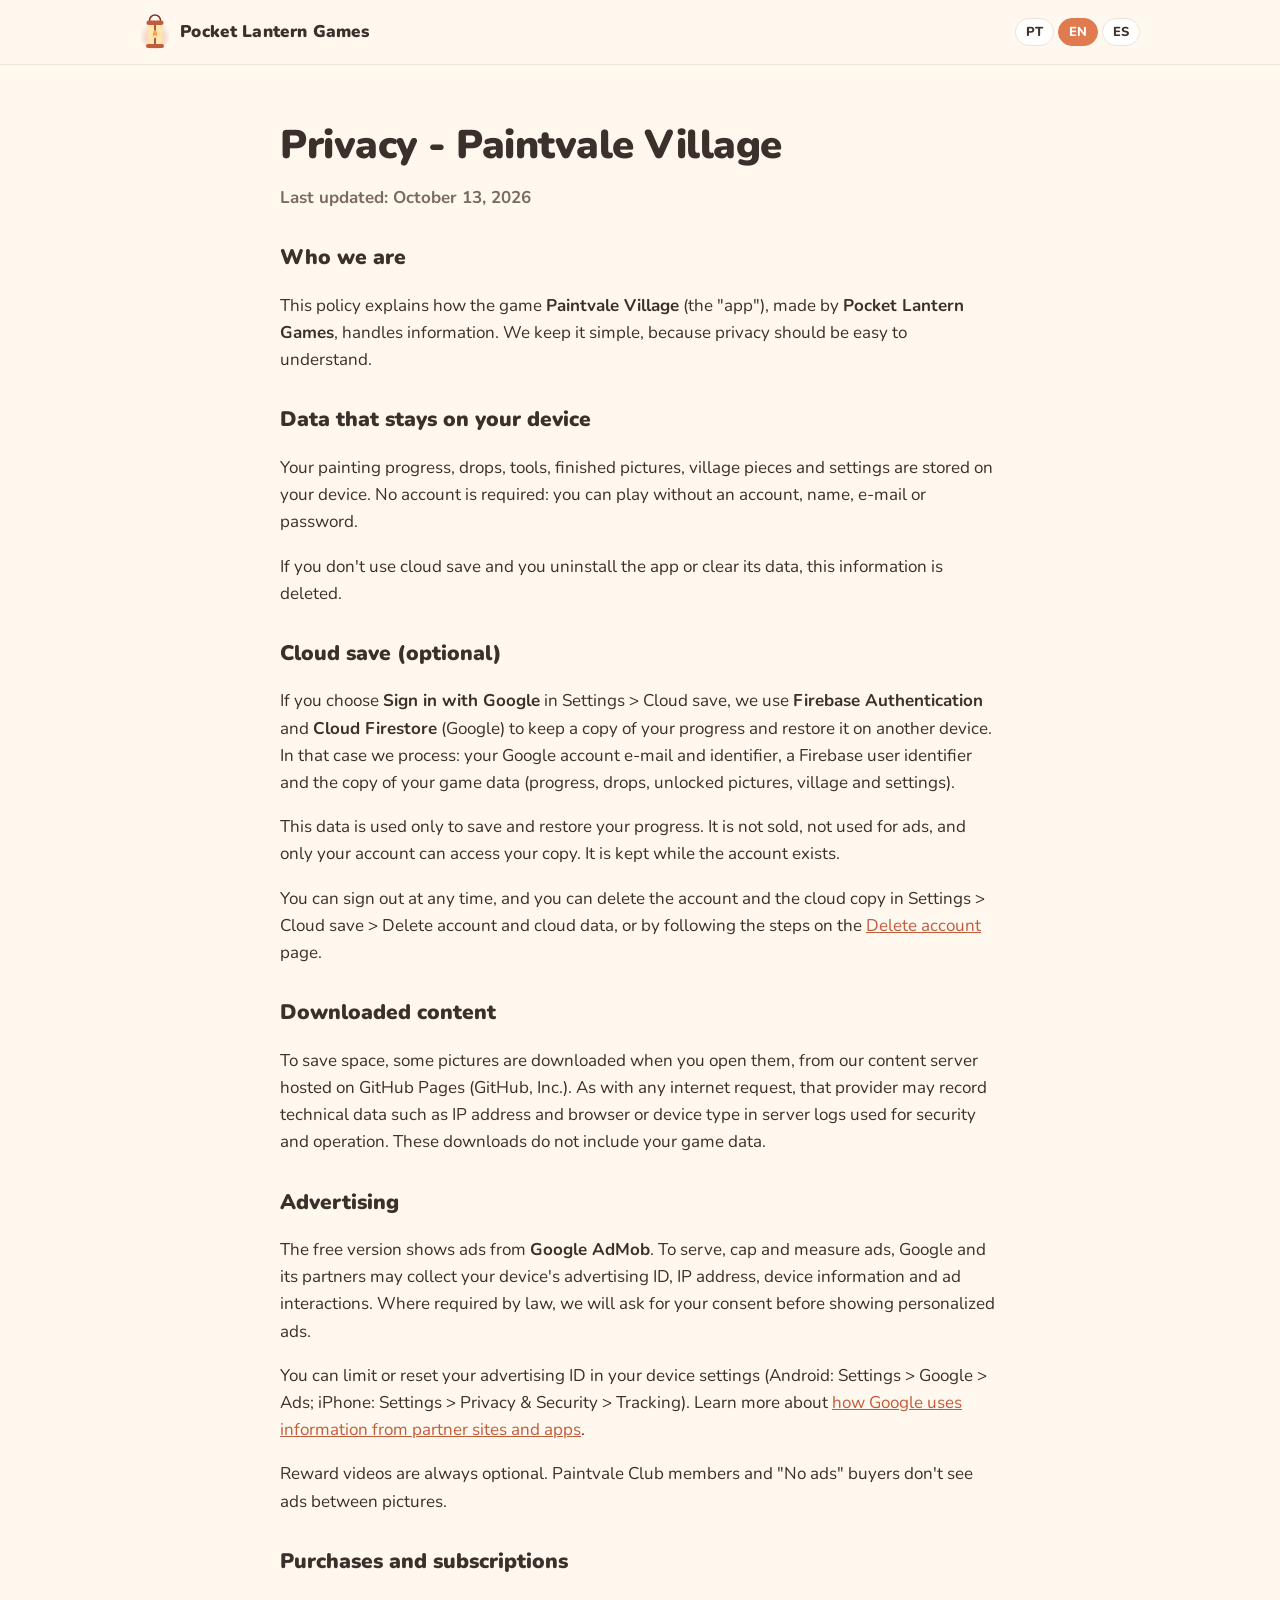
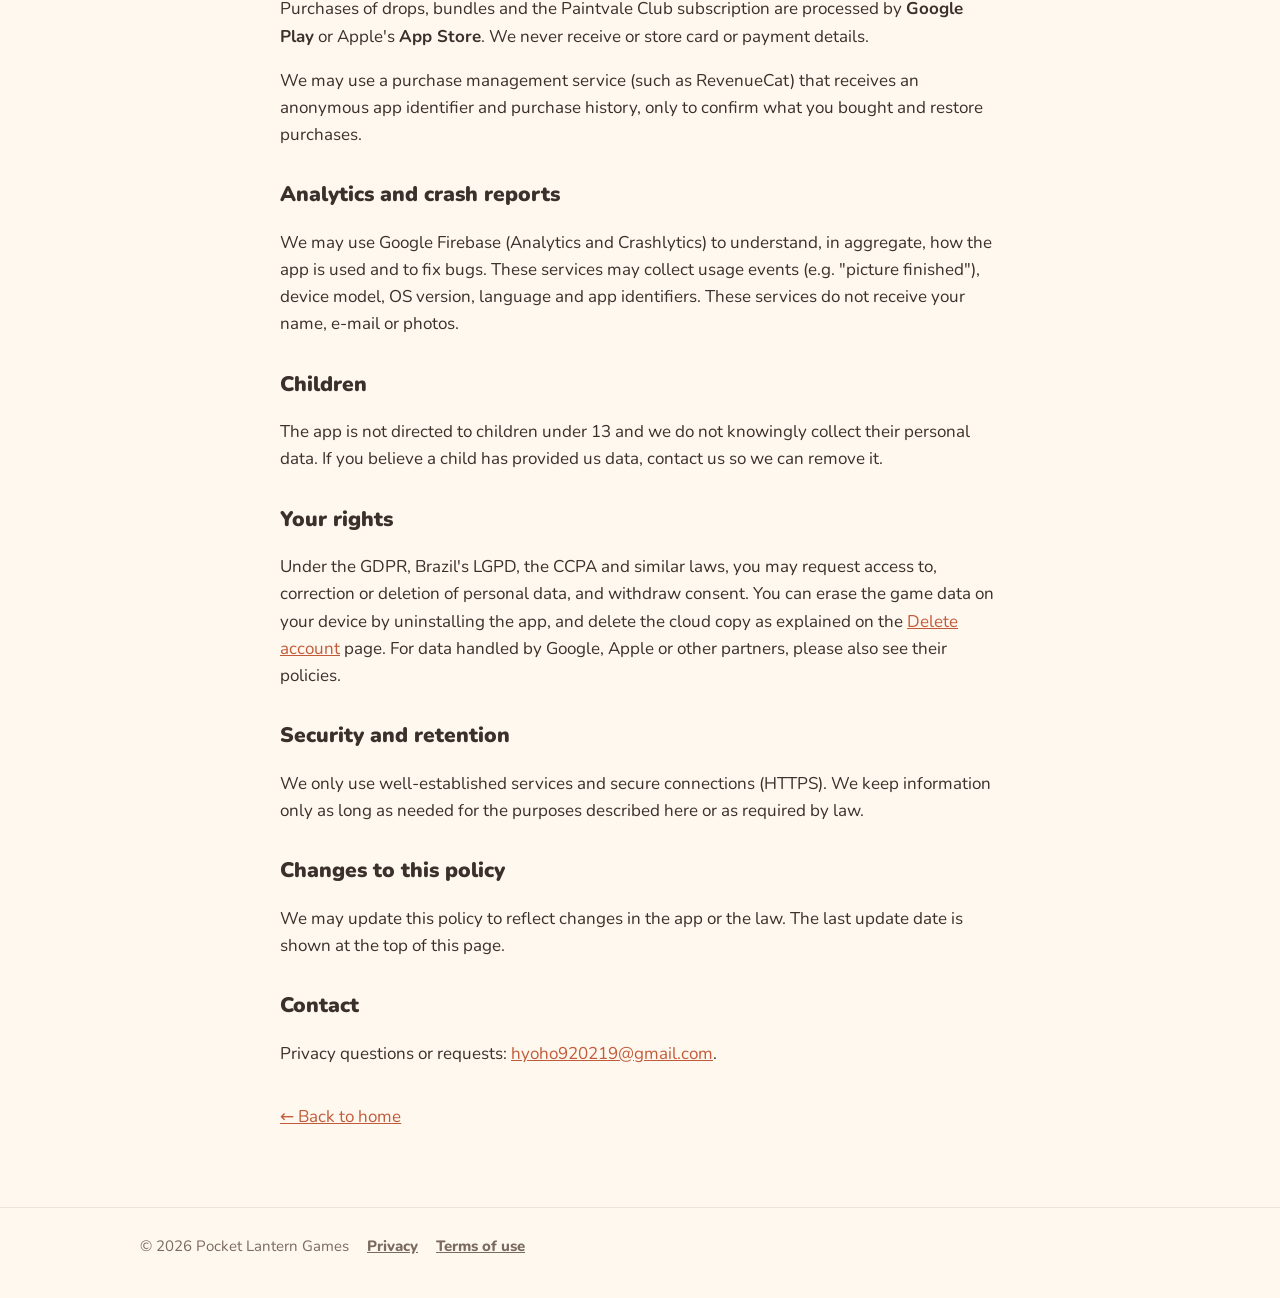
<file: privacy.html>
<!doctype html>
<html lang="en"><head>
<meta charset="utf-8"><meta name="viewport" content="width=device-width,initial-scale=1">
<title>Privacy - Paintvale Village</title><meta name="description" content="Privacy - Paintvale Village">
<meta property="og:title" content="Privacy - Paintvale Village"><meta property="og:description" content="Privacy - Paintvale Village">
<meta property="og:image" content="https://pocketlanterngames.github.io/assets/paintvale-icon.png">
<link rel="icon" href="assets/paintvale-favicon.png"><link rel="alternate" hreflang="pt" href="https://pocketlanterngames.github.io/privacidade.html"><link rel="alternate" hreflang="en" href="https://pocketlanterngames.github.io/privacy.html"><link rel="alternate" hreflang="es" href="https://pocketlanterngames.github.io/privacidad.html">
<link rel="preconnect" href="https://fonts.googleapis.com"><link rel="preconnect" href="https://fonts.gstatic.com" crossorigin>
<link href="https://fonts.googleapis.com/css2?family=Nunito:wght@600;700;800;900&display=swap" rel="stylesheet">
<link rel="stylesheet" href="styles.css">
</head><body>
<header><div class="wrap bar"><a class="brand" href="./?lang=en"><img src="assets/lantern.svg" alt="">Pocket Lantern Games</a>
<nav><div class="langs"><a class="" href="privacidade.html">PT</a><a class="on" href="privacy.html">EN</a><a class="" href="privacidad.html">ES</a></div></nav></div></header>
<main class="wrap legal"><h1>Privacy - Paintvale Village</h1>
<p class="upd">Last updated: October 13, 2026</p>
<h2>Who we are</h2><p>This policy explains how the game <b>Paintvale Village</b> (the "app"), made by <b>Pocket Lantern Games</b>, handles information. We keep it simple, because privacy should be easy to understand.</p><h2>Data that stays on your device</h2><p>Your painting progress, drops, tools, finished pictures, village pieces and settings are stored on your device. No account is required: you can play without an account, name, e-mail or password.</p><p>If you don't use cloud save and you uninstall the app or clear its data, this information is deleted.</p><h2>Cloud save (optional)</h2><p>If you choose <b>Sign in with Google</b> in Settings &gt; Cloud save, we use <b>Firebase Authentication</b> and <b>Cloud Firestore</b> (Google) to keep a copy of your progress and restore it on another device. In that case we process: your Google account e-mail and identifier, a Firebase user identifier and the copy of your game data (progress, drops, unlocked pictures, village and settings).</p><p>This data is used only to save and restore your progress. It is not sold, not used for ads, and only your account can access your copy. It is kept while the account exists.</p><p>You can sign out at any time, and you can delete the account and the cloud copy in Settings &gt; Cloud save &gt; Delete account and cloud data, or by following the steps on the <a href="delete-account.html">Delete account</a> page.</p><h2>Downloaded content</h2><p>To save space, some pictures are downloaded when you open them, from our content server hosted on GitHub Pages (GitHub, Inc.). As with any internet request, that provider may record technical data such as IP address and browser or device type in server logs used for security and operation. These downloads do not include your game data.</p><h2>Advertising</h2><p>The free version shows ads from <b>Google AdMob</b>. To serve, cap and measure ads, Google and its partners may collect your device's advertising ID, IP address, device information and ad interactions. Where required by law, we will ask for your consent before showing personalized ads.</p><p>You can limit or reset your advertising ID in your device settings (Android: Settings &gt; Google &gt; Ads; iPhone: Settings &gt; Privacy &amp; Security &gt; Tracking). Learn more about <a href="https://policies.google.com/technologies/partner-sites">how Google uses information from partner sites and apps</a>.</p><p>Reward videos are always optional. Paintvale Club members and "No ads" buyers don't see ads between pictures.</p><h2>Purchases and subscriptions</h2><p>Purchases of drops, bundles and the Paintvale Club subscription are processed by <b>Google Play</b> or Apple's <b>App Store</b>. We never receive or store card or payment details.</p><p>We may use a purchase management service (such as RevenueCat) that receives an anonymous app identifier and purchase history, only to confirm what you bought and restore purchases.</p><h2>Analytics and crash reports</h2><p>We may use Google Firebase (Analytics and Crashlytics) to understand, in aggregate, how the app is used and to fix bugs. These services may collect usage events (e.g. "picture finished"), device model, OS version, language and app identifiers. These services do not receive your name, e-mail or photos.</p><h2>Children</h2><p>The app is not directed to children under 13 and we do not knowingly collect their personal data. If you believe a child has provided us data, contact us so we can remove it.</p><h2>Your rights</h2><p>Under the GDPR, Brazil's LGPD, the CCPA and similar laws, you may request access to, correction or deletion of personal data, and withdraw consent. You can erase the game data on your device by uninstalling the app, and delete the cloud copy as explained on the <a href="delete-account.html">Delete account</a> page. For data handled by Google, Apple or other partners, please also see their policies.</p><h2>Security and retention</h2><p>We only use well-established services and secure connections (HTTPS). We keep information only as long as needed for the purposes described here or as required by law.</p><h2>Changes to this policy</h2><p>We may update this policy to reflect changes in the app or the law. The last update date is shown at the top of this page.</p><h2>Contact</h2><p>Privacy questions or requests: <a href="mailto:hyoho920219@gmail.com">hyoho920219@gmail.com</a>.</p>
<p style="margin-top:36px"><a href="./?lang=en">← Back to home</a></p></main>
<footer><div class="wrap">
<span>© 2026 Pocket Lantern Games</span>
<a href="privacy.html">Privacy</a><a href="terms.html">Terms of use</a>
</div></footer></body></html>
</file>
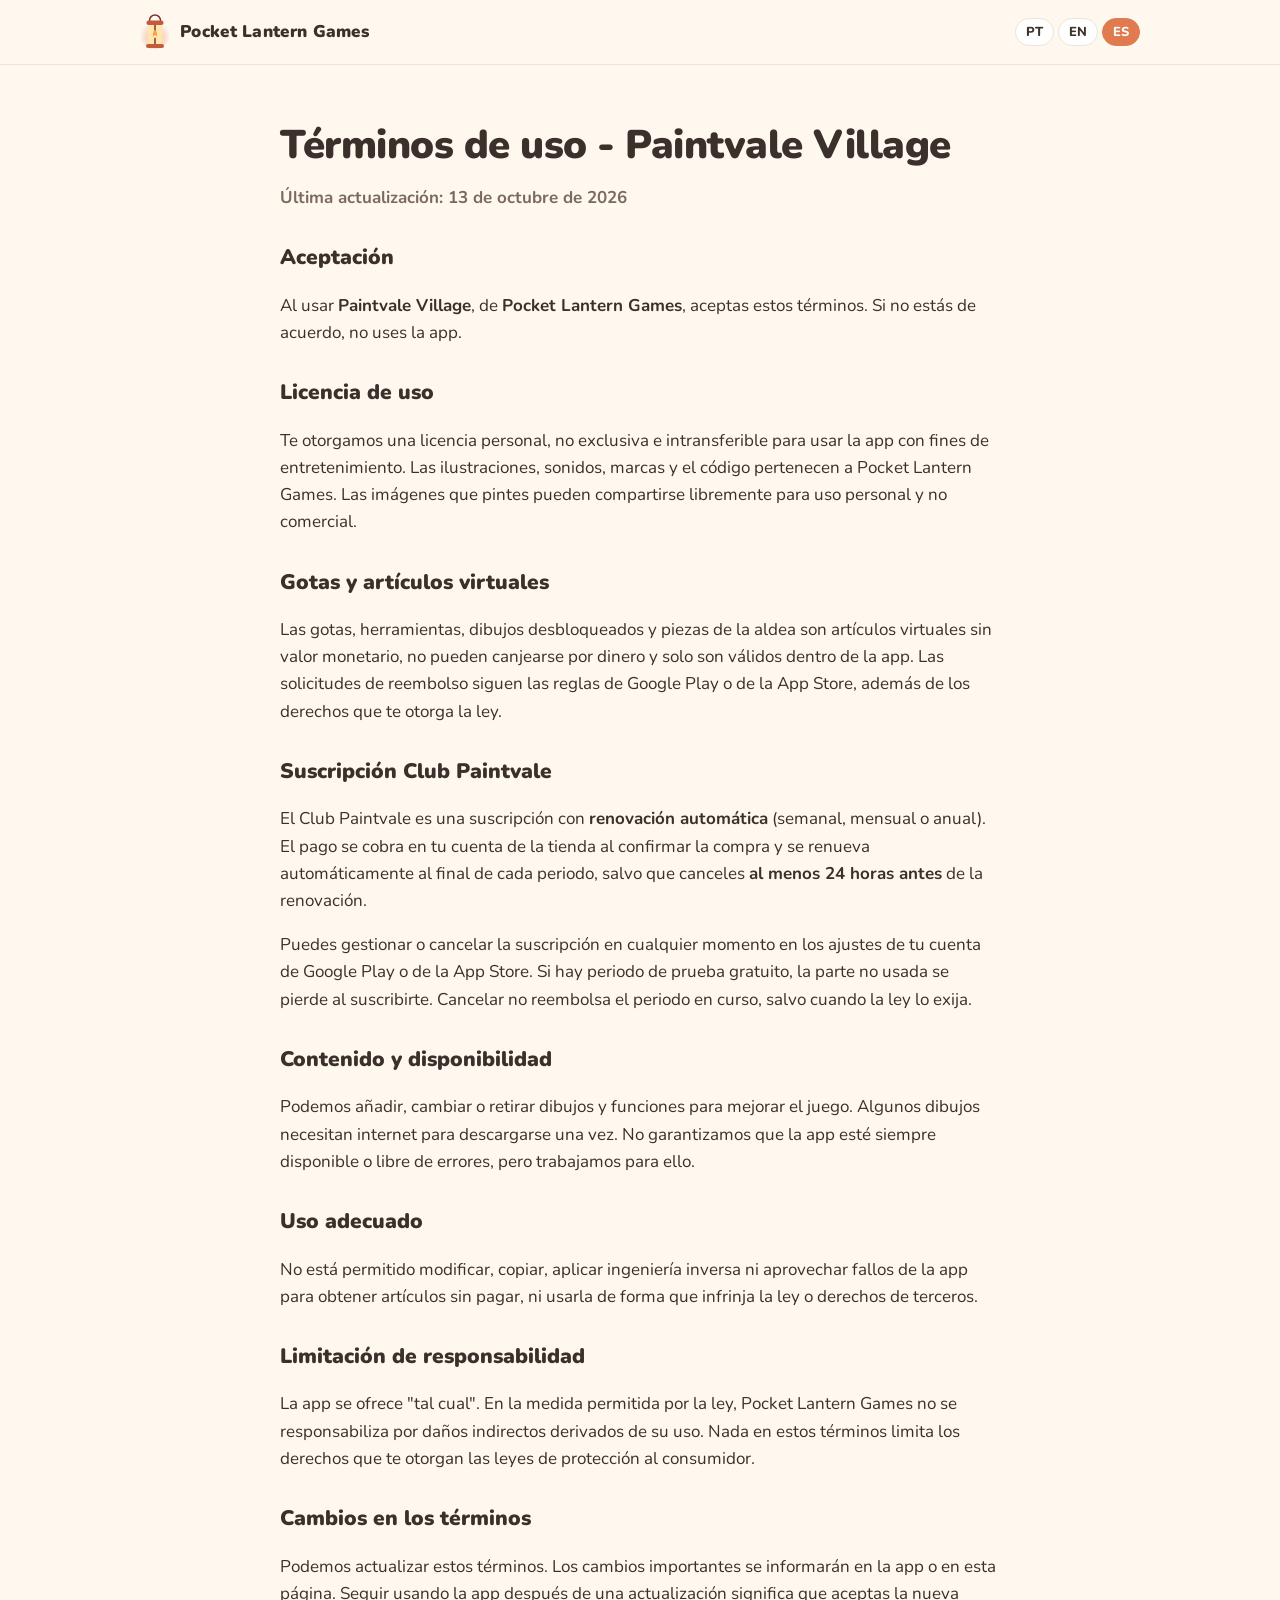
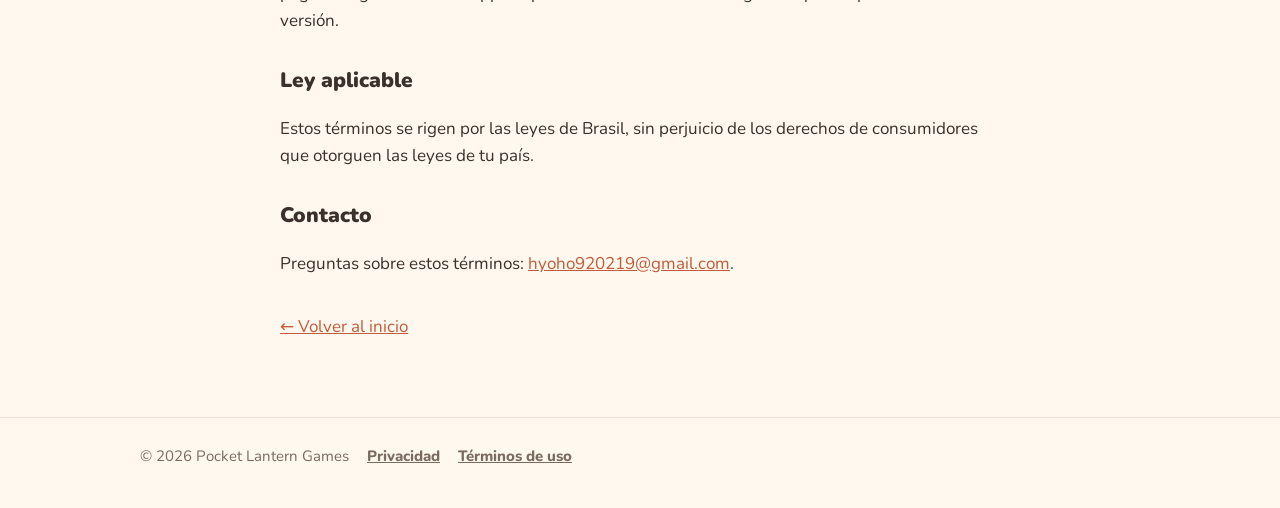
<file: terminos.html>
<!doctype html>
<html lang="es"><head>
<meta charset="utf-8"><meta name="viewport" content="width=device-width,initial-scale=1">
<title>Términos de uso - Paintvale Village</title><meta name="description" content="Términos de uso - Paintvale Village">
<meta property="og:title" content="Términos de uso - Paintvale Village"><meta property="og:description" content="Términos de uso - Paintvale Village">
<meta property="og:image" content="https://pocketlanterngames.github.io/assets/paintvale-icon.png">
<link rel="icon" href="assets/paintvale-favicon.png"><link rel="alternate" hreflang="pt" href="https://pocketlanterngames.github.io/termos.html"><link rel="alternate" hreflang="en" href="https://pocketlanterngames.github.io/terms.html"><link rel="alternate" hreflang="es" href="https://pocketlanterngames.github.io/terminos.html">
<link rel="preconnect" href="https://fonts.googleapis.com"><link rel="preconnect" href="https://fonts.gstatic.com" crossorigin>
<link href="https://fonts.googleapis.com/css2?family=Nunito:wght@600;700;800;900&display=swap" rel="stylesheet">
<link rel="stylesheet" href="styles.css">
</head><body>
<header><div class="wrap bar"><a class="brand" href="./?lang=es"><img src="assets/lantern.svg" alt="">Pocket Lantern Games</a>
<nav><div class="langs"><a class="" href="termos.html">PT</a><a class="" href="terms.html">EN</a><a class="on" href="terminos.html">ES</a></div></nav></div></header>
<main class="wrap legal"><h1>Términos de uso - Paintvale Village</h1>
<p class="upd">Última actualización: 13 de octubre de 2026</p>
<h2>Aceptación</h2><p>Al usar <b>Paintvale Village</b>, de <b>Pocket Lantern Games</b>, aceptas estos términos. Si no estás de acuerdo, no uses la app.</p><h2>Licencia de uso</h2><p>Te otorgamos una licencia personal, no exclusiva e intransferible para usar la app con fines de entretenimiento. Las ilustraciones, sonidos, marcas y el código pertenecen a Pocket Lantern Games. Las imágenes que pintes pueden compartirse libremente para uso personal y no comercial.</p><h2>Gotas y artículos virtuales</h2><p>Las gotas, herramientas, dibujos desbloqueados y piezas de la aldea son artículos virtuales sin valor monetario, no pueden canjearse por dinero y solo son válidos dentro de la app. Las solicitudes de reembolso siguen las reglas de Google Play o de la App Store, además de los derechos que te otorga la ley.</p><h2>Suscripción Club Paintvale</h2><p>El Club Paintvale es una suscripción con <b>renovación automática</b> (semanal, mensual o anual). El pago se cobra en tu cuenta de la tienda al confirmar la compra y se renueva automáticamente al final de cada periodo, salvo que canceles <b>al menos 24 horas antes</b> de la renovación.</p><p>Puedes gestionar o cancelar la suscripción en cualquier momento en los ajustes de tu cuenta de Google Play o de la App Store. Si hay periodo de prueba gratuito, la parte no usada se pierde al suscribirte. Cancelar no reembolsa el periodo en curso, salvo cuando la ley lo exija.</p><h2>Contenido y disponibilidad</h2><p>Podemos añadir, cambiar o retirar dibujos y funciones para mejorar el juego. Algunos dibujos necesitan internet para descargarse una vez. No garantizamos que la app esté siempre disponible o libre de errores, pero trabajamos para ello.</p><h2>Uso adecuado</h2><p>No está permitido modificar, copiar, aplicar ingeniería inversa ni aprovechar fallos de la app para obtener artículos sin pagar, ni usarla de forma que infrinja la ley o derechos de terceros.</p><h2>Limitación de responsabilidad</h2><p>La app se ofrece "tal cual". En la medida permitida por la ley, Pocket Lantern Games no se responsabiliza por daños indirectos derivados de su uso. Nada en estos términos limita los derechos que te otorgan las leyes de protección al consumidor.</p><h2>Cambios en los términos</h2><p>Podemos actualizar estos términos. Los cambios importantes se informarán en la app o en esta página. Seguir usando la app después de una actualización significa que aceptas la nueva versión.</p><h2>Ley aplicable</h2><p>Estos términos se rigen por las leyes de Brasil, sin perjuicio de los derechos de consumidores que otorguen las leyes de tu país.</p><h2>Contacto</h2><p>Preguntas sobre estos términos: <a href="mailto:hyoho920219@gmail.com">hyoho920219@gmail.com</a>.</p>
<p style="margin-top:36px"><a href="./?lang=es">← Volver al inicio</a></p></main>
<footer><div class="wrap">
<span>© 2026 Pocket Lantern Games</span>
<a href="privacidad.html">Privacidad</a><a href="terminos.html">Términos de uso</a>
</div></footer></body></html>
</file>
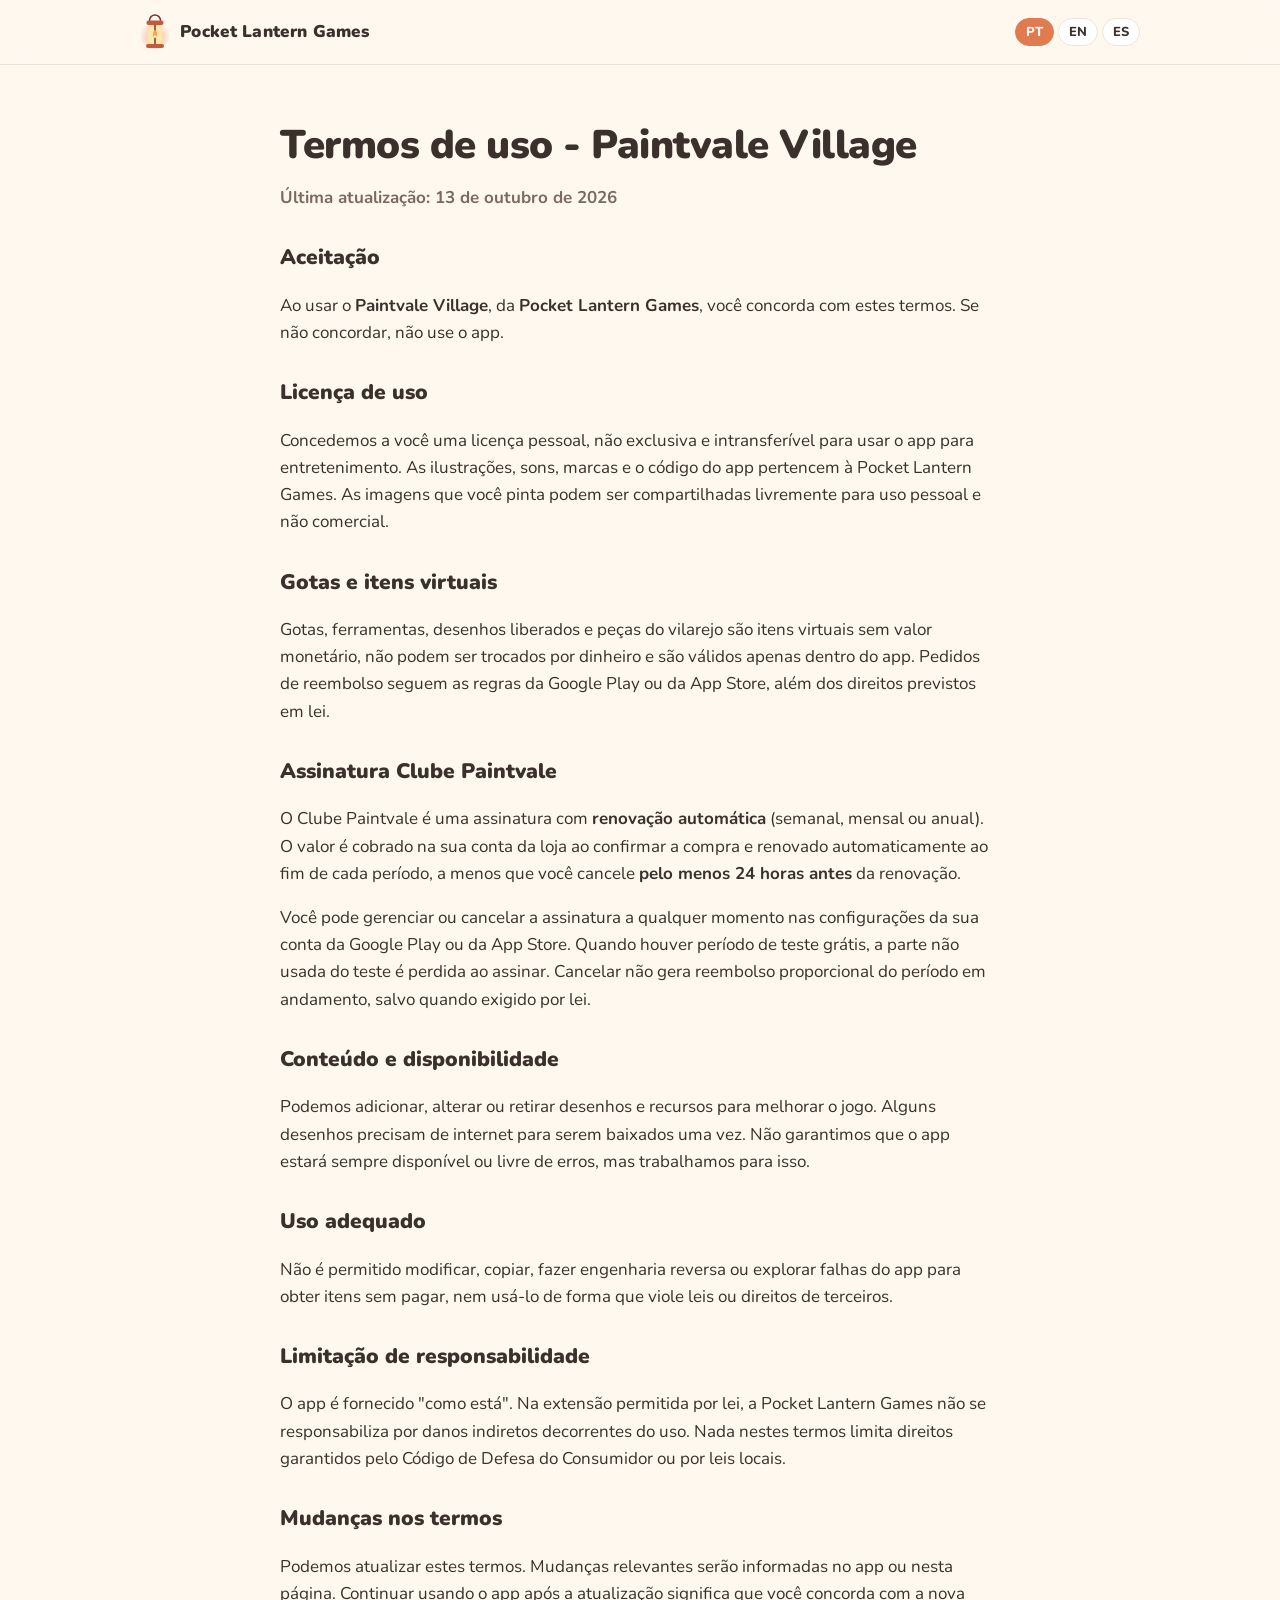
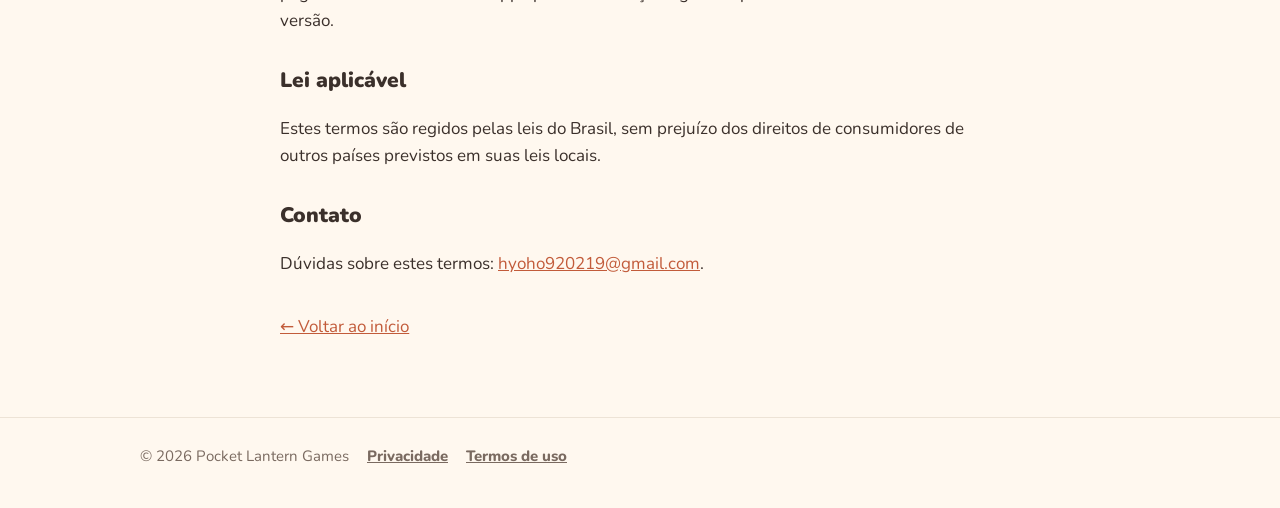
<file: termos.html>
<!doctype html>
<html lang="pt"><head>
<meta charset="utf-8"><meta name="viewport" content="width=device-width,initial-scale=1">
<title>Termos de uso - Paintvale Village</title><meta name="description" content="Termos de uso - Paintvale Village">
<meta property="og:title" content="Termos de uso - Paintvale Village"><meta property="og:description" content="Termos de uso - Paintvale Village">
<meta property="og:image" content="https://pocketlanterngames.github.io/assets/paintvale-icon.png">
<link rel="icon" href="assets/paintvale-favicon.png"><link rel="alternate" hreflang="pt" href="https://pocketlanterngames.github.io/termos.html"><link rel="alternate" hreflang="en" href="https://pocketlanterngames.github.io/terms.html"><link rel="alternate" hreflang="es" href="https://pocketlanterngames.github.io/terminos.html">
<link rel="preconnect" href="https://fonts.googleapis.com"><link rel="preconnect" href="https://fonts.gstatic.com" crossorigin>
<link href="https://fonts.googleapis.com/css2?family=Nunito:wght@600;700;800;900&display=swap" rel="stylesheet">
<link rel="stylesheet" href="styles.css">
</head><body>
<header><div class="wrap bar"><a class="brand" href="./?lang=pt"><img src="assets/lantern.svg" alt="">Pocket Lantern Games</a>
<nav><div class="langs"><a class="on" href="termos.html">PT</a><a class="" href="terms.html">EN</a><a class="" href="terminos.html">ES</a></div></nav></div></header>
<main class="wrap legal"><h1>Termos de uso - Paintvale Village</h1>
<p class="upd">Última atualização: 13 de outubro de 2026</p>
<h2>Aceitação</h2><p>Ao usar o <b>Paintvale Village</b>, da <b>Pocket Lantern Games</b>, você concorda com estes termos. Se não concordar, não use o app.</p><h2>Licença de uso</h2><p>Concedemos a você uma licença pessoal, não exclusiva e intransferível para usar o app para entretenimento. As ilustrações, sons, marcas e o código do app pertencem à Pocket Lantern Games. As imagens que você pinta podem ser compartilhadas livremente para uso pessoal e não comercial.</p><h2>Gotas e itens virtuais</h2><p>Gotas, ferramentas, desenhos liberados e peças do vilarejo são itens virtuais sem valor monetário, não podem ser trocados por dinheiro e são válidos apenas dentro do app. Pedidos de reembolso seguem as regras da Google Play ou da App Store, além dos direitos previstos em lei.</p><h2>Assinatura Clube Paintvale</h2><p>O Clube Paintvale é uma assinatura com <b>renovação automática</b> (semanal, mensal ou anual). O valor é cobrado na sua conta da loja ao confirmar a compra e renovado automaticamente ao fim de cada período, a menos que você cancele <b>pelo menos 24 horas antes</b> da renovação.</p><p>Você pode gerenciar ou cancelar a assinatura a qualquer momento nas configurações da sua conta da Google Play ou da App Store. Quando houver período de teste grátis, a parte não usada do teste é perdida ao assinar. Cancelar não gera reembolso proporcional do período em andamento, salvo quando exigido por lei.</p><h2>Conteúdo e disponibilidade</h2><p>Podemos adicionar, alterar ou retirar desenhos e recursos para melhorar o jogo. Alguns desenhos precisam de internet para serem baixados uma vez. Não garantimos que o app estará sempre disponível ou livre de erros, mas trabalhamos para isso.</p><h2>Uso adequado</h2><p>Não é permitido modificar, copiar, fazer engenharia reversa ou explorar falhas do app para obter itens sem pagar, nem usá-lo de forma que viole leis ou direitos de terceiros.</p><h2>Limitação de responsabilidade</h2><p>O app é fornecido "como está". Na extensão permitida por lei, a Pocket Lantern Games não se responsabiliza por danos indiretos decorrentes do uso. Nada nestes termos limita direitos garantidos pelo Código de Defesa do Consumidor ou por leis locais.</p><h2>Mudanças nos termos</h2><p>Podemos atualizar estes termos. Mudanças relevantes serão informadas no app ou nesta página. Continuar usando o app após a atualização significa que você concorda com a nova versão.</p><h2>Lei aplicável</h2><p>Estes termos são regidos pelas leis do Brasil, sem prejuízo dos direitos de consumidores de outros países previstos em suas leis locais.</p><h2>Contato</h2><p>Dúvidas sobre estes termos: <a href="mailto:hyoho920219@gmail.com">hyoho920219@gmail.com</a>.</p>
<p style="margin-top:36px"><a href="./?lang=pt">← Voltar ao início</a></p></main>
<footer><div class="wrap">
<span>© 2026 Pocket Lantern Games</span>
<a href="privacidade.html">Privacidade</a><a href="termos.html">Termos de uso</a>
</div></footer></body></html>
</file>
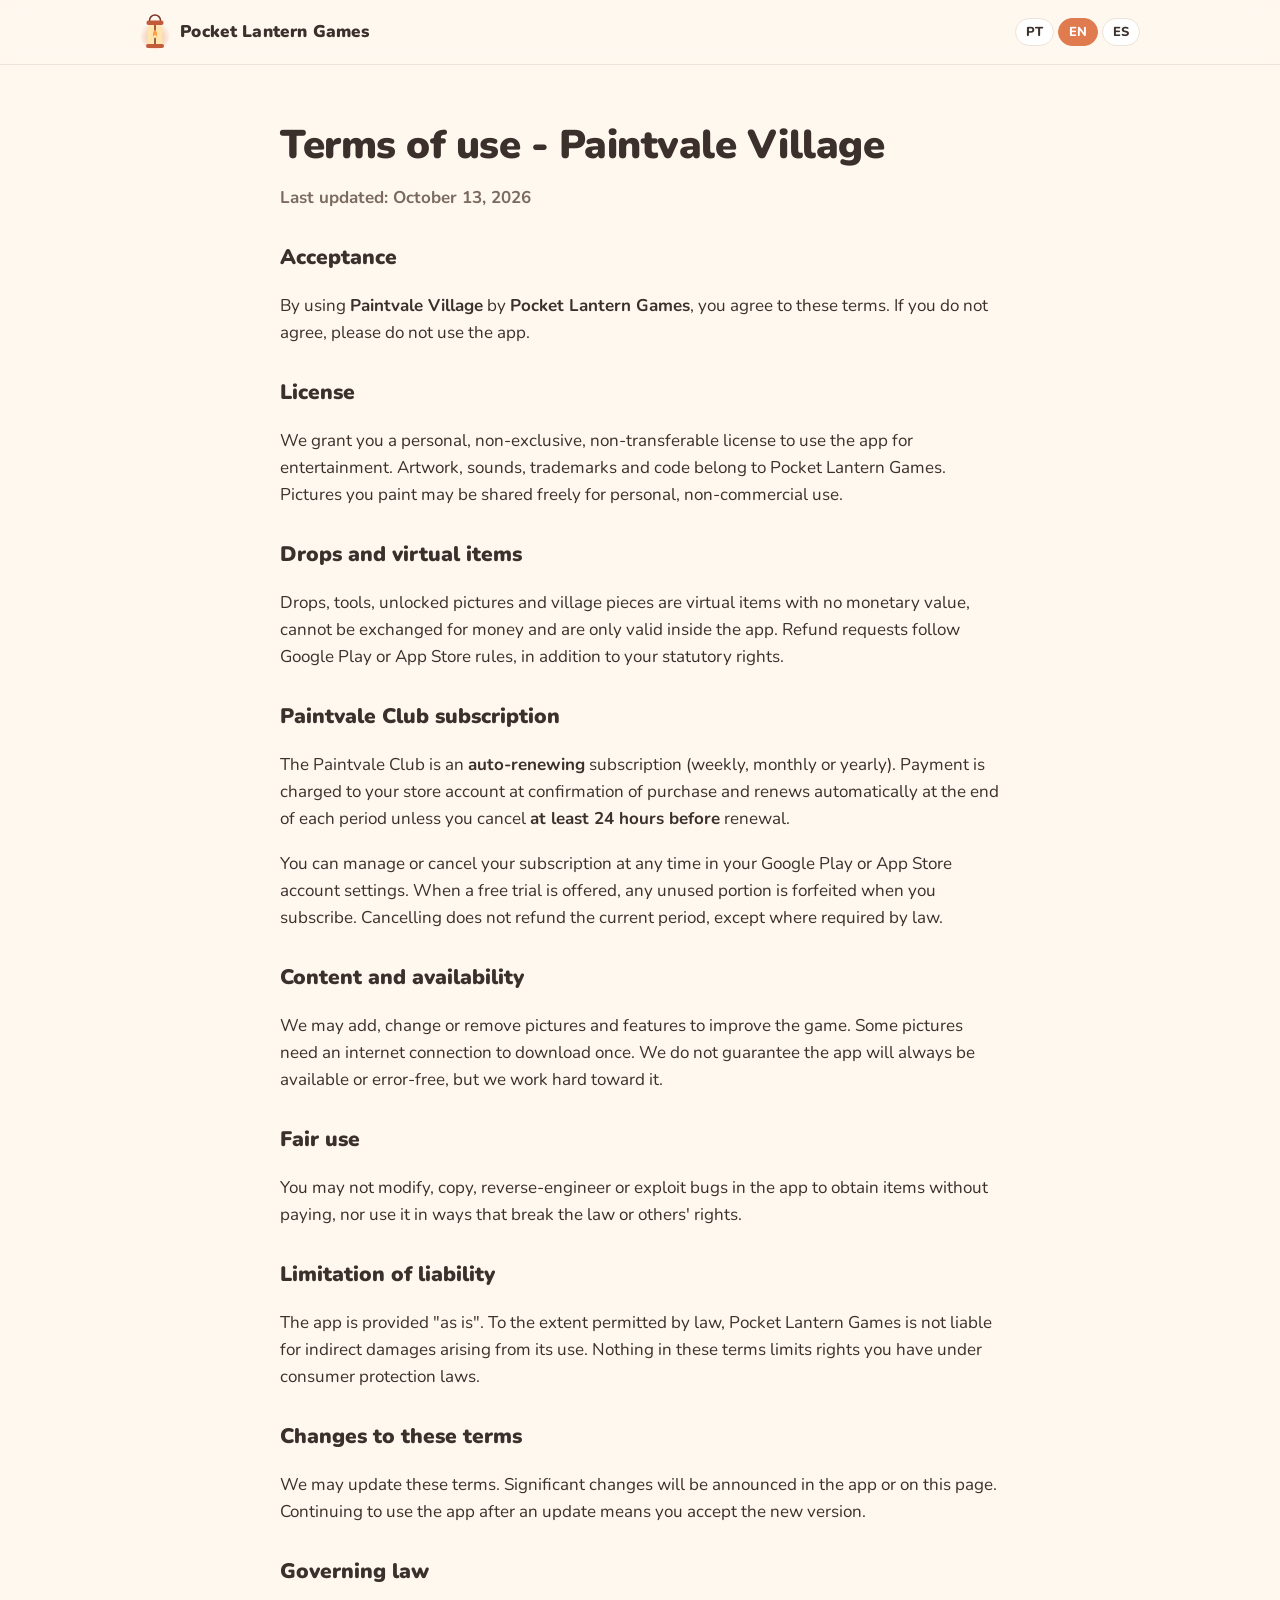
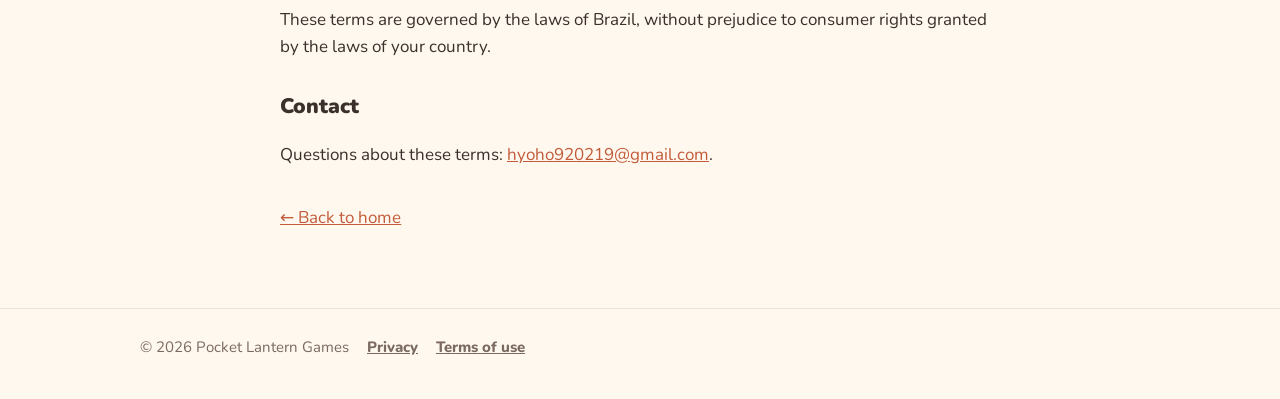
<file: terms.html>
<!doctype html>
<html lang="en"><head>
<meta charset="utf-8"><meta name="viewport" content="width=device-width,initial-scale=1">
<title>Terms of use - Paintvale Village</title><meta name="description" content="Terms of use - Paintvale Village">
<meta property="og:title" content="Terms of use - Paintvale Village"><meta property="og:description" content="Terms of use - Paintvale Village">
<meta property="og:image" content="https://pocketlanterngames.github.io/assets/paintvale-icon.png">
<link rel="icon" href="assets/paintvale-favicon.png"><link rel="alternate" hreflang="pt" href="https://pocketlanterngames.github.io/termos.html"><link rel="alternate" hreflang="en" href="https://pocketlanterngames.github.io/terms.html"><link rel="alternate" hreflang="es" href="https://pocketlanterngames.github.io/terminos.html">
<link rel="preconnect" href="https://fonts.googleapis.com"><link rel="preconnect" href="https://fonts.gstatic.com" crossorigin>
<link href="https://fonts.googleapis.com/css2?family=Nunito:wght@600;700;800;900&display=swap" rel="stylesheet">
<link rel="stylesheet" href="styles.css">
</head><body>
<header><div class="wrap bar"><a class="brand" href="./?lang=en"><img src="assets/lantern.svg" alt="">Pocket Lantern Games</a>
<nav><div class="langs"><a class="" href="termos.html">PT</a><a class="on" href="terms.html">EN</a><a class="" href="terminos.html">ES</a></div></nav></div></header>
<main class="wrap legal"><h1>Terms of use - Paintvale Village</h1>
<p class="upd">Last updated: October 13, 2026</p>
<h2>Acceptance</h2><p>By using <b>Paintvale Village</b> by <b>Pocket Lantern Games</b>, you agree to these terms. If you do not agree, please do not use the app.</p><h2>License</h2><p>We grant you a personal, non-exclusive, non-transferable license to use the app for entertainment. Artwork, sounds, trademarks and code belong to Pocket Lantern Games. Pictures you paint may be shared freely for personal, non-commercial use.</p><h2>Drops and virtual items</h2><p>Drops, tools, unlocked pictures and village pieces are virtual items with no monetary value, cannot be exchanged for money and are only valid inside the app. Refund requests follow Google Play or App Store rules, in addition to your statutory rights.</p><h2>Paintvale Club subscription</h2><p>The Paintvale Club is an <b>auto-renewing</b> subscription (weekly, monthly or yearly). Payment is charged to your store account at confirmation of purchase and renews automatically at the end of each period unless you cancel <b>at least 24 hours before</b> renewal.</p><p>You can manage or cancel your subscription at any time in your Google Play or App Store account settings. When a free trial is offered, any unused portion is forfeited when you subscribe. Cancelling does not refund the current period, except where required by law.</p><h2>Content and availability</h2><p>We may add, change or remove pictures and features to improve the game. Some pictures need an internet connection to download once. We do not guarantee the app will always be available or error-free, but we work hard toward it.</p><h2>Fair use</h2><p>You may not modify, copy, reverse-engineer or exploit bugs in the app to obtain items without paying, nor use it in ways that break the law or others' rights.</p><h2>Limitation of liability</h2><p>The app is provided "as is". To the extent permitted by law, Pocket Lantern Games is not liable for indirect damages arising from its use. Nothing in these terms limits rights you have under consumer protection laws.</p><h2>Changes to these terms</h2><p>We may update these terms. Significant changes will be announced in the app or on this page. Continuing to use the app after an update means you accept the new version.</p><h2>Governing law</h2><p>These terms are governed by the laws of Brazil, without prejudice to consumer rights granted by the laws of your country.</p><h2>Contact</h2><p>Questions about these terms: <a href="mailto:hyoho920219@gmail.com">hyoho920219@gmail.com</a>.</p>
<p style="margin-top:36px"><a href="./?lang=en">← Back to home</a></p></main>
<footer><div class="wrap">
<span>© 2026 Pocket Lantern Games</span>
<a href="privacy.html">Privacy</a><a href="terms.html">Terms of use</a>
</div></footer></body></html>
</file>
<file: styles.css>
:root{--bg:#fff8ef;--card:#ffffff;--ink:#3b302b;--soft:#7a6a60;--line:#ede3d6;--accent:#e07a4f;--accent-d:#c25b3a;--sage:#8fa964;--honey:#f2c45a}
@media (prefers-color-scheme:dark){:root{--bg:#1e1a17;--card:#2a2420;--ink:#f1e7dc;--soft:#bfafa2;--line:#3a322c}}
*{box-sizing:border-box}html{scroll-behavior:smooth}
body{margin:0;background:var(--bg);color:var(--ink);font-family:Nunito,system-ui,-apple-system,Segoe UI,Roboto,sans-serif;font-size:17px;line-height:1.6}
a{color:var(--accent-d)}a:hover{color:var(--accent)}
.wrap{max-width:1040px;margin:0 auto;padding:0 20px}
header{position:sticky;top:0;z-index:5;background:color-mix(in srgb,var(--bg) 88%,transparent);backdrop-filter:blur(8px);border-bottom:1px solid var(--line)}
.bar{display:flex;align-items:center;gap:16px;height:64px}
.brand{display:flex;align-items:center;gap:10px;text-decoration:none;color:var(--ink);font-weight:900;letter-spacing:.3px;white-space:nowrap}
.brand img{width:30px;height:40px}
nav{margin-left:auto;display:flex;gap:18px;align-items:center;flex-wrap:wrap}
nav a{text-decoration:none;color:var(--ink);font-weight:800;font-size:15px}
.langs{display:flex;gap:4px}
.langs button,.langs a{border:1.5px solid var(--line);background:var(--card);color:var(--ink);border-radius:999px;padding:3px 10px;font:inherit;font-size:13px;font-weight:800;cursor:pointer;text-decoration:none}
.langs .on{background:var(--accent);border-color:var(--accent);color:#fff}
.hero{padding:72px 20px 40px;text-align:center}
.hero .lantern{width:96px;height:128px;filter:drop-shadow(0 10px 30px rgba(224,122,79,.35))}
h1{font-size:clamp(32px,6vw,52px);line-height:1.1;margin:18px 0 12px;font-weight:900;letter-spacing:-.5px}
.sub{color:var(--soft);font-size:19px;max-width:620px;margin:0 auto 26px}
.btn{display:inline-block;background:var(--accent);color:#fff;text-decoration:none;font-weight:900;padding:14px 26px;border-radius:16px}
.btn:hover{background:var(--accent-d);color:#fff}
section{padding:44px 0}
h2{font-size:30px;font-weight:900;margin:0 0 14px}
.game{display:grid;grid-template-columns:1.1fr 1fr;gap:34px;align-items:center;background:var(--card);border:1px solid var(--line);border-radius:28px;padding:32px}
.kicker{color:var(--accent-d);font-weight:900;text-transform:uppercase;letter-spacing:1.2px;font-size:13px}
.gtitle{display:flex;align-items:center;gap:14px;margin:6px 0 10px}.gtitle img{width:64px;height:64px;border-radius:16px}
.gtitle h2{margin:0}
ul.f{padding:0;list-style:none;margin:16px 0}ul.f li{padding-left:28px;position:relative;margin:6px 0;font-weight:700}
ul.f li:before{content:"";position:absolute;left:4px;top:9px;width:12px;height:12px;border-radius:50%;background:var(--sage)}
.soon{display:inline-block;background:color-mix(in srgb,var(--honey) 30%,transparent);border-radius:12px;padding:8px 14px;font-weight:900}
.gallery{display:grid;grid-template-columns:repeat(3,1fr);gap:12px}
.gallery img{width:100%;aspect-ratio:1;object-fit:cover;border-radius:16px;border:1px solid var(--line)}
.about{max-width:720px}
footer{border-top:1px solid var(--line);padding:26px 0 40px;color:var(--soft);font-size:15px}
footer .wrap{display:flex;gap:18px;flex-wrap:wrap;align-items:center}
footer a{color:var(--soft);font-weight:800}
.legal{max-width:760px;padding:40px 20px 60px}.legal h1{font-size:clamp(28px,5vw,40px)}
.legal h2{font-size:21px;margin:30px 0 6px}.legal .upd{color:var(--soft);font-weight:700}
@media (max-width:760px){.game{grid-template-columns:1fr;padding:22px}nav{gap:10px}nav>a{display:none}.hero{padding:48px 20px 24px}.brand{font-size:15px}.brand img{width:24px;height:32px}}
</file>
